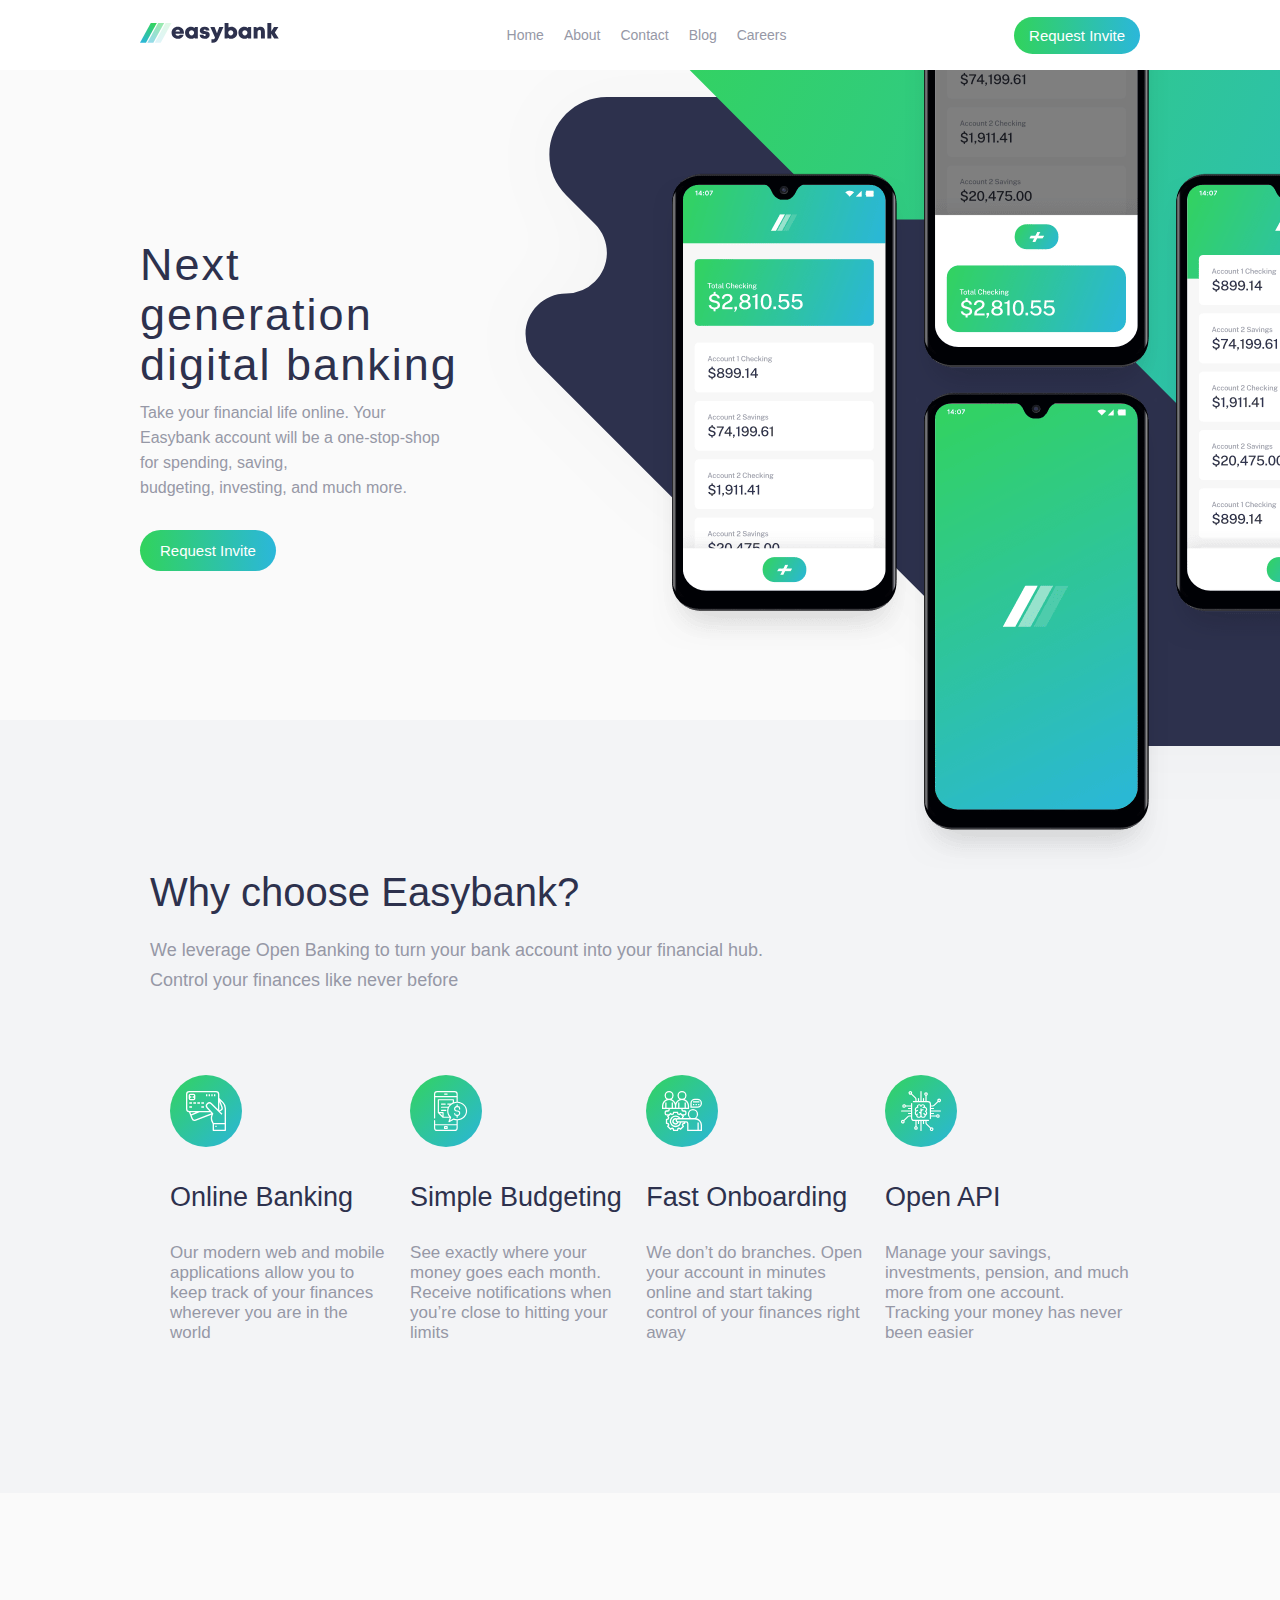
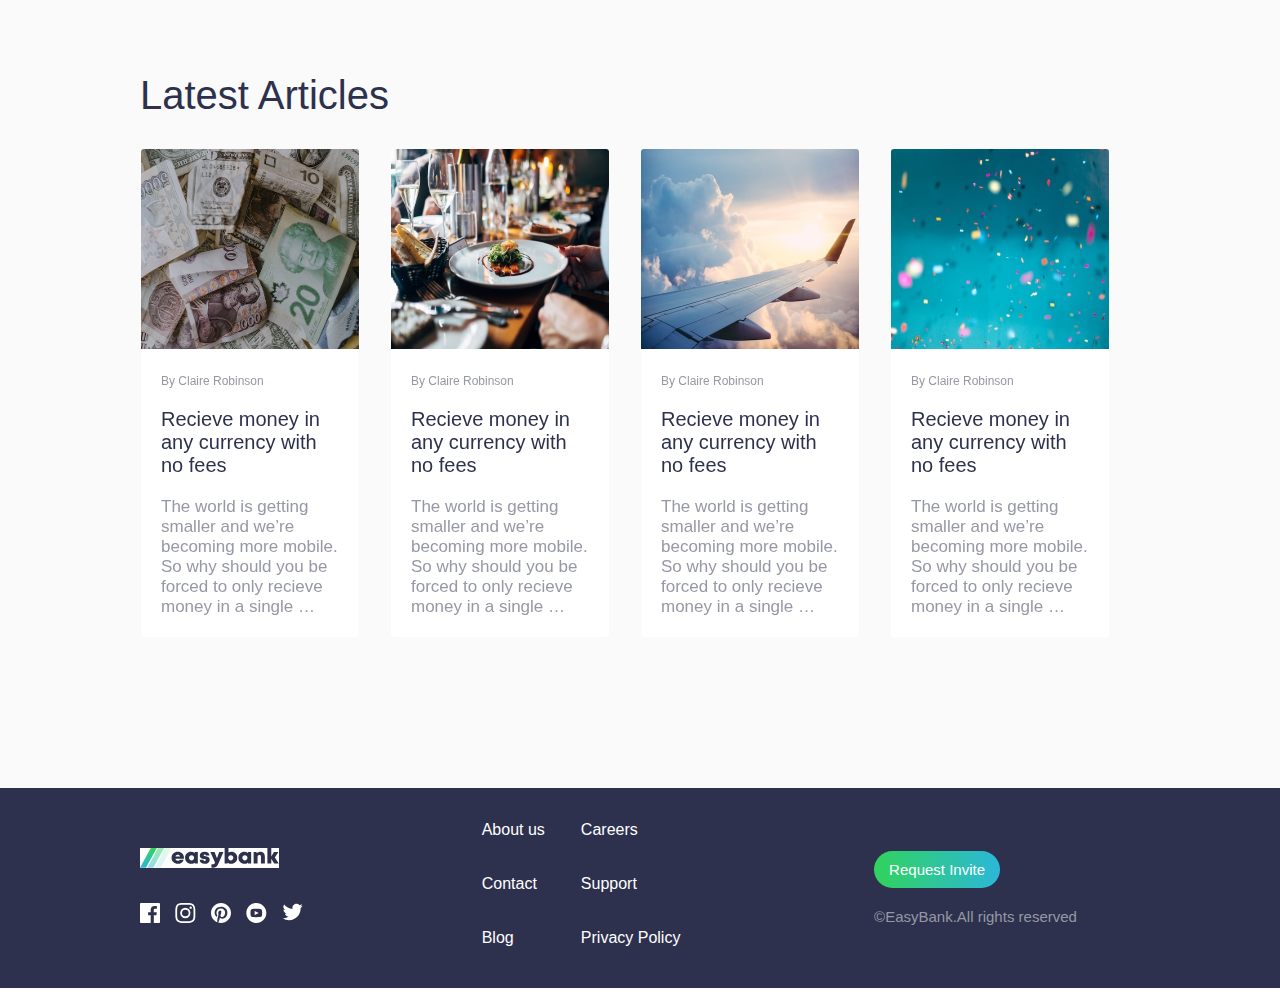
<file: EasyBanking/index.html>
<!DOCTYPE html>
<html lang="en">
  <head>
    <meta charset="UTF-8" />
    <meta name="viewport" content="width=device-width, initial-scale=1.0" />
    <link
      rel="stylesheet"
      href="https://fonts.google.com/specimen/Public+Sans"
    />
    <link rel="stylesheet" href="./sass/main.css" />
    <title>Easy Bank</title>
  </head>
  <body>
    <nav class="navigation">
      <div class="navigation__logoBox">
        <img src="./images/logo.svg" class="navigation__logo" />
      </div>
      <div class="navigation__links">
        <ul class="navigation__list">
          <li class="navigation__items">Home</li>
          <li class="navigation__items">About</li>
          <li class="navigation__items">Contact</li>
          <li class="navigation__items">Blog</li>
          <li class="navigation__items">Careers</li>
        </ul>
      </div>
      <div class="requestInvite">
        <a href="#" class="requestLink">Request Invite</a>
      </div>
    </nav>
    <header class="bank-header">
      <div class="bank-header__content">
        <h1 class="bank-header__heading">Next generation digital banking</h1>
        <p class="bank-header__paragraph">
          Take your financial life online. Your Easybank account will be a
          one-stop-shop for spending, saving,<br />
          budgeting, investing, and much more.
        </p>

        <div class="bank-header__requestInvite">
          <a href="#" class="bank-header__requestLink">Request Invite</a>
        </div>
      </div>
      <div class="bank-header__imagebox">
        <img
          src="./images/image-mockups.png"
          alt="Easy bank app images"
          class="bank-header__image"
        />
      </div>
    </header>
    <!-- choose box -->
    <section class="choose-box">
      <h2 class="choose-box__heading">Why choose Easybank?</h2>
      <p class="choose-box__paragraph">
        We leverage Open Banking to turn your bank account into your financial
        hub.<br />Control your finances like never before
      </p>
      <div class="choose-box__container">
        <div class="choose-box__icon-box">
          <img
            src="images/icon-online.svg"
            alt="budget icon"
            class="choose-box__icon-box__icon"
          />
          <h2 class="choose-box__icon-box__heading">Online Banking</h2>
          <p class="choose-box__icon-box__paragraph">
            Our modern web and mobile applications allow you to keep track of
            your finances wherever you are in the world
          </p>
        </div>
        <div class="choose-box__icon-box">
          <img
            src="images/icon-budgeting.svg"
            alt="budget icon"
            class="choose-box__icon-box__icon"
          />
          <h2 class="choose-box__icon-box__heading">Simple Budgeting</h2>
          <p class="choose-box__icon-box__paragraph">
            See exactly where your money goes each month. Receive notifications
            when you’re close to hitting your limits
          </p>
        </div>
        <div class="choose-box__icon-box">
          <img
            src="images/icon-onboarding.svg"
            alt="budget icon"
            class="choose-box__icon-box__icon"
          />
          <h2 class="choose-box__icon-box__heading">Fast Onboarding</h2>
          <p class="choose-box__icon-box__paragraph">
            We don’t do branches. Open your account in minutes online and start
            taking control of your finances right away
          </p>
        </div>
        <div class="choose-box__icon-box">
          <img
            src="images/icon-api.svg"
            alt="budget icon"
            class="choose-box__icon-box__icon"
          />
          <h2 class="choose-box__icon-box__heading">Open API</h2>
          <p class="choose-box__icon-box__paragraph">
            Manage your savings, investments, pension, and much more from one
            account. Tracking your money has never been easier
          </p>
        </div>
      </div>
    </section>

    <!-- latest articles -->

    <section class="latest-articles">
      <h2 class="latest-articles__heading">Latest Articles</h2>
      <div class="latest-articles__container">
        <div class="latest-articles__box">
          <img
            src="./images/image-currency.jpg"
            alt="Currency Image"
            class="latest-articles__box__image"
          />

          <p class="latest-articles__box__author">By Claire Robinson</p>
          <h3 class="latest-articles__box__heading">
            Recieve money in any currency with no fees
          </h3>
          <p class="latest-articles__box__paragraph">
            The world is getting smaller and we’re becoming more mobile. So why
            should you be forced to only recieve money in a single …
          </p>
        </div>
        <div class="latest-articles__box">
          <img
            src="./images/image-restaurant.jpg"
            alt="Currency Image"
            class="latest-articles__box__image"
          />
          <p class="latest-articles__box__author">By Claire Robinson</p>
          <h3 class="latest-articles__box__heading">
            Recieve money in any currency with no fees
          </h3>
          <p class="latest-articles__box__paragraph">
            The world is getting smaller and we’re becoming more mobile. So why
            should you be forced to only recieve money in a single …
          </p>
        </div>
        <div class="latest-articles__box">
          <img
            src="./images/image-plane.jpg"
            alt="Currency Image"
            class="latest-articles__box__image"
          />
          <p class="latest-articles__box__author">By Claire Robinson</p>
          <h3 class="latest-articles__box__heading">
            Recieve money in any currency with no fees
          </h3>
          <p class="latest-articles__box__paragraph">
            The world is getting smaller and we’re becoming more mobile. So why
            should you be forced to only recieve money in a single …
          </p>
        </div>
        <div class="latest-articles__box">
          <img
            src="./images/image-confetti.jpg"
            alt="Currency Image"
            class="latest-articles__box__image"
          />
          <p class="latest-articles__box__author">By Claire Robinson</p>
          <h3 class="latest-articles__box__heading">
            Recieve money in any currency with no fees
          </h3>
          <p class="latest-articles__box__paragraph">
            The world is getting smaller and we’re becoming more mobile. So why
            should you be forced to only recieve money in a single …
          </p>
        </div>
      </div>
    </section>

    <!-- footer section -->

    <footer class="footer">
      <div class="footer__logos">
        <img src="images/logo.svg" alt="Easy bank logo" class="footer__logo" />
        <ul class="footer__social-media-list">
          <li class="footer__social-media-item">
            <a href="#" class="footer__social-media-link"
              ><img
                src="./images/icon-facebook.svg"
                alt="Facebook"
                class="footer__social-media-image"
            /></a>
          </li>
          <li class="footer__social-media-item">
            <a href="#" class="footer__social-media-link"
              ><img
                src="./images/icon-instagram.svg"
                alt="Instagram"
                class="footer__social-media-image"
            /></a>
          </li>
          <li class="footer__social-media-item">
            <a href="#" class="footer__social-media-link"
              ><img
                src="./images/icon-pinterest.svg"
                alt="Pnintrest"
                class="footer__social-media-image"
            /></a>
          </li>
          <li class="footer__social-media-item">
            <a href="#" class="footer__social-media-link"
              ><img
                src="./images/icon-youtube.svg"
                alt="Youtube"
                class="footer__social-media-image"
            /></a>
          </li>
          <li class="footer__social-media-item">
            <a href="#" class="footer__social-media-link"
              ><img
                src="./images/icon-twitter.svg"
                alt="Twitter"
                class="footer__social-media-image"
            /></a>
          </li>
        </ul>
      </div>

      <div class="footer-links">
        <ul class="footer-links__list">
          <li class="footer-links__item">About us</li>
          <li class="footer-links__item">Contact</li>
          <li class="footer-links__item">Blog</li>

          <li class="footer-links__item">Careers</li>
          <li class="footer-links__item">Support</li>
          <li class="footer-links__item">Privacy Policy</li>
        </ul>
      </div>

      <div class="footer__requestLink">
        <div class="requestInvite">
          <a href="#" class="requestLink">Request Invite</a>
        </div>
        <p class="footer__copyright">&copy;EasyBank.All rights reserved</p>
      </div>
    </footer>
  </body>
</html>
</file>
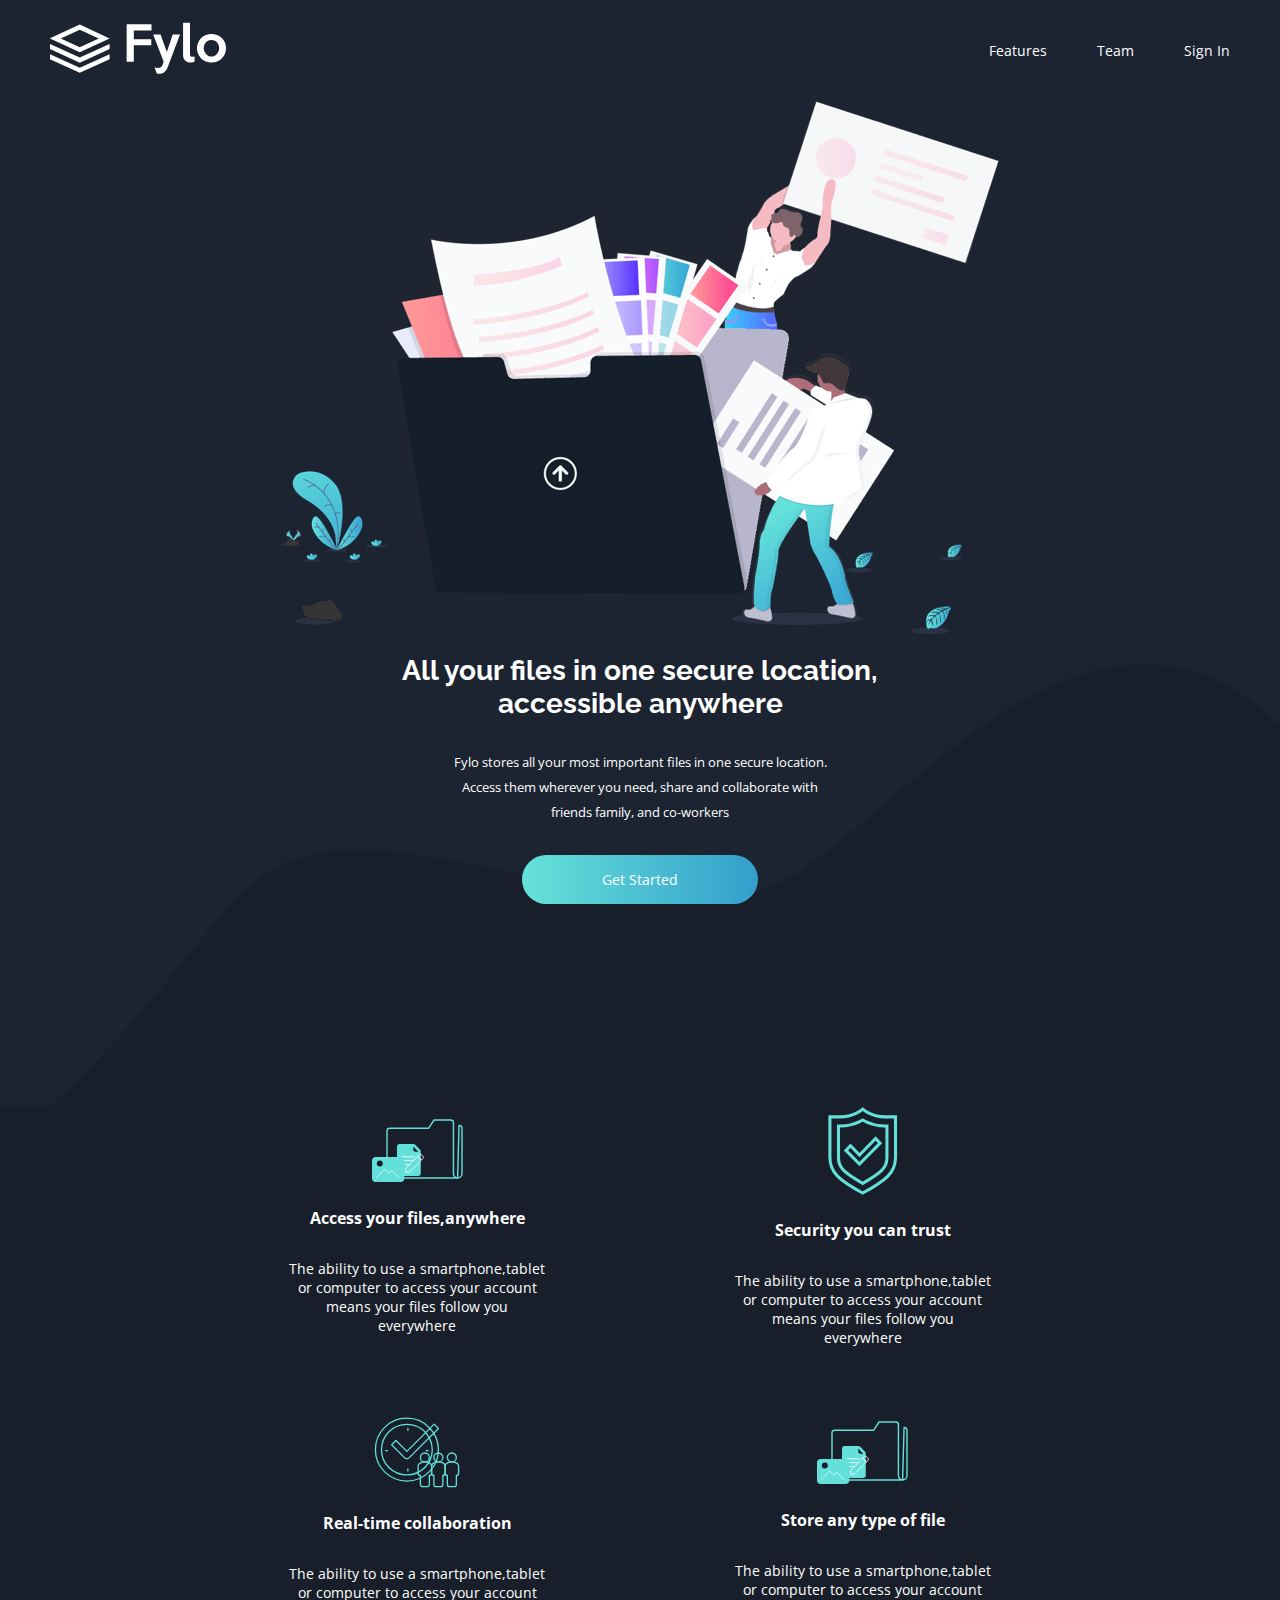
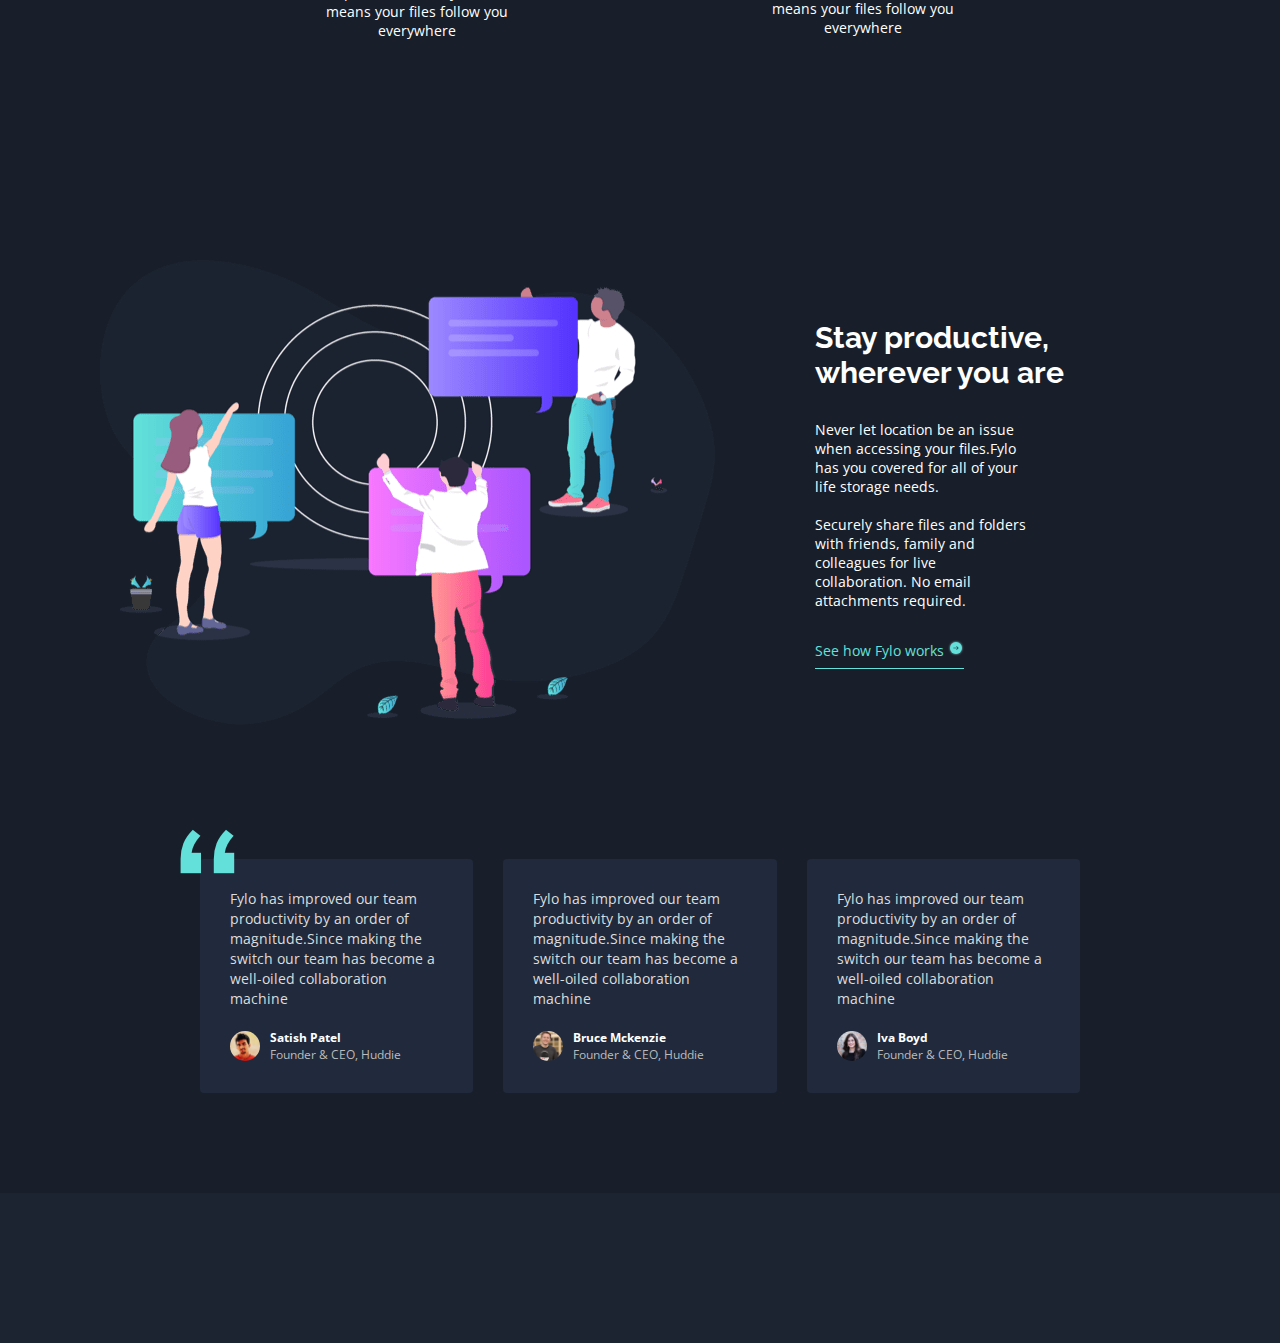
<file: Fylo/index.html>
<!DOCTYPE html>
<html lang="en">
  <head>
    <meta charset="UTF-8" />
    <meta name="viewport" content="width=device-width, initial-scale=1.0" />
    <link
      href="https://fonts.googleapis.com/css2?family=Raleway:wght@400;700&display=swap"
      rel="stylesheet"
    />
    <link
      href="https://fonts.googleapis.com/css2?family=Open+Sans:wght@400;700&display=swap"
      rel="stylesheet"
    />
    <link rel="stylesheet" href="./sass/main.css" />
    <title>Fylo</title>
  </head>
  <body>
    <nav class="nav">
      <div class="nav__icon">
        <svg width="176" height="52" xmlns="http://www.w3.org/2000/svg">
          <g fill="#FFF" fill-rule="evenodd">
            <path
              d="M0 16.372v.128l29.754 13.764 29.859-13.811v-.035L29.754 2.608 0 16.372zm10.727.064l19.028-8.802 19.03 8.802-19.031 8.801-19.027-8.801zM29.754 35.61L0 22.052v5.014l29.754 13.59L59.613 27.02v-5.015L29.754 35.61zm0 10.17L0 32.22v5.015l29.754 13.591L59.613 37.19v-5.014L29.754 45.78zM169.216 26.22a8.564 8.564 0 0 0-2.285-5.892 7.675 7.675 0 0 0-2.473-1.768 7.259 7.259 0 0 0-3.015-.636 7.259 7.259 0 0 0-3.015.636 7.674 7.674 0 0 0-2.473 1.768 8.565 8.565 0 0 0-2.285 5.893 8.564 8.564 0 0 0 2.285 5.893 7.674 7.674 0 0 0 2.473 1.767 7.258 7.258 0 0 0 3.015.637 7.258 7.258 0 0 0 3.015-.637 7.675 7.675 0 0 0 2.473-1.767 8.563 8.563 0 0 0 2.285-5.893zm6.784 0c0 2.044-.377 3.937-1.13 5.681a13.849 13.849 0 0 1-3.11 4.526c-1.319 1.273-2.866 2.279-4.64 3.017-1.775.739-3.667 1.108-5.677 1.108s-3.894-.37-5.653-1.108a14.659 14.659 0 0 1-4.617-3.04 14.116 14.116 0 0 1-3.11-4.55c-.753-1.744-1.13-3.622-1.13-5.633 0-1.98.385-3.842 1.154-5.586a14.718 14.718 0 0 1 3.133-4.573 14.457 14.457 0 0 1 4.617-3.064c1.759-.739 3.627-1.108 5.606-1.108 2.01 0 3.902.369 5.677 1.108 1.774.738 3.321 1.744 4.64 3.017 1.32 1.272 2.356 2.789 3.11 4.549.753 1.76 1.13 3.645 1.13 5.657zm-31.422 13.483a9.087 9.087 0 0 1-1.814.613 9.217 9.217 0 0 1-2.096.236c-1.005 0-1.971-.134-2.898-.4a6.347 6.347 0 0 1-2.426-1.297c-.69-.597-1.24-1.375-1.649-2.334-.408-.958-.612-2.113-.612-3.465V.717h6.925v31.16c0 1.132.228 1.91.683 2.334.456.425.997.637 1.625.637.786 0 1.54-.236 2.262-.707v5.562zM130.02 12.55l-12.249 32.386c-.91 2.42-2.104 4.164-3.58 5.233-1.476 1.068-3.235 1.603-5.277 1.603a8.4 8.4 0 0 1-1.036-.071 7.784 7.784 0 0 1-1.083-.212l-2.262-6.317a8.974 8.974 0 0 0 1.65.59 6.61 6.61 0 0 0 1.6.211c1.069 0 2.042-.243 2.922-.73.879-.488 1.554-1.391 2.025-2.711l.943-2.734-10.506-27.248h7.396l6.266 17.536 5.889-17.536h7.302zm-28.502-4.102H83.806v8.769h17.478v5.94H83.806v16.688h-7.16V2.179h24.873v6.27z"
            />
          </g>
        </svg>
      </div>
      <div class="nav__links">
        <ul class="nav__list">
          <li class="nav__item"><a href="#" class="nav__link">Features</a></li>
          <li class="nav__item"><a href="#" class="nav__link">Team</a></li>
          <li class="nav__item"><a href="#" class="nav__link">Sign In</a></li>
        </ul>
      </div>
    </nav>

    <header class="header">
      <img
        src="./images/illustration-intro.png"
        alt="Illustration"
        class="header__image"
      />
      <h1 class="header__heading">
        All your files in one secure location,<br />
        accessible anywhere
      </h1>
      <p class="header__paragraph">
        Fylo stores all your most important files in one secure location.<br />
        Access them wherever you need, share and collaborate with<br />
        friends family, and co-workers
      </p>
      <div class="header__startedBtn">
        <a href="#" class="header__startedLink">Get Started</a>
      </div>
    </header>

    <main class="main">
      <svg
        width="1440"
        class="curve"
        height="449"
        xmlns="http://www.w3.org/2000/svg"
        xmlns:xlink="http://www.w3.org/1999/xlink"
      >
        <defs><path id="a" d="M0 0h1454v449H0z" /></defs>
        <g transform="translate(-14)" fill="none" fill-rule="evenodd">
          <mask id="b" fill="#fff"><use xlink:href="#a" /></mask>
          <path
            d="M14 413.954c90.836-5.359 176.206-50.375 256.111-135.046C389.968 151.9 364.01 105.164 563.005 148.686 762 192.207 745.05 163.699 873 63.13c127.95-100.57 211-77.554 289 44.667 78 122.222 151 162.895 284 207.778 88.667 29.921 92.03 848.285 10.091 2455.09H14V413.956z"
            fill="#181F2B"
            mask="url(#b)"
          />
        </g>
      </svg>
      <div class="main__container">
        <div class="main__info__container">
          <div class="main__info__container-box">
            <svg width="91" height="64" xmlns="http://www.w3.org/2000/svg">
              <g fill="none" fill-rule="evenodd">
                <path
                  d="M85.588 59C88.025 59 90 57.144 90 54.853V9.236c0-1.526-1.318-2.764-2.941-2.764L85.589 59zM15 12.048v40.047C15 55.908 18.098 59 21.92 59h63.668a4.147 4.147 0 0 1-4.152-4.143V3.762A2.766 2.766 0 0 0 78.668 1h-16.61l-5.536 8.286H17.768A2.766 2.766 0 0 0 15 12.048z"
                  stroke="#62E0D9"
                  stroke-width="1.405"
                  stroke-linecap="round"
                  stroke-linejoin="round"
                />
                <path
                  d="M41.28 27.561v3.201c0 1.061.841 1.92 1.88 1.92h3.13m2.505 0v-.219c0-.679-.264-1.33-.734-1.811l-4.794-4.902a2.48 2.48 0 0 0-1.772-.75h-13.99C26.12 25 25 26.147 25 27.561v26.89c0 1.414 1.121 2.56 2.505 2.56H46.29c1.383 0 2.505-1.146 2.505-2.56v-8.963"
                  fill="#62E0D9"
                />
                <path
                  d="M33.766 49.33v3.84h3.757l11.898-12.164-3.757-3.841-11.898 12.164zm15.655-8.324l1.328-1.358a1.951 1.951 0 0 0 0-2.717l-1.1-1.124a1.85 1.85 0 0 0-2.657 0l-1.328 1.358 3.757 3.841z"
                  stroke="#FFF"
                  stroke-width=".803"
                  stroke-linejoin="round"
                />
                <path
                  d="M30.01 37.805h12.523m-12.524 3.841h11.272m-11.272 3.842h7.514"
                  stroke="#FFF"
                  stroke-width=".803"
                  stroke-linecap="round"
                  stroke-linejoin="round"
                />
                <g>
                  <path
                    d="M32.367 59.432c0 1.972-1.61 3.572-3.596 3.572H3.596c-1.985 0-3.596-1.6-3.596-3.572v-17.86C0 39.6 1.61 38 3.596 38h25.175c1.985 0 3.596 1.6 3.596 3.572v17.86zM10.789 44.55a2.987 2.987 0 0 1-2.997 2.976 2.987 2.987 0 0 1-2.997-2.976 2.987 2.987 0 0 1 2.997-2.977 2.987 2.987 0 0 1 2.997 2.977z"
                    fill="#62E0D9"
                  />
                  <path
                    stroke="#FFF"
                    stroke-width=".65"
                    stroke-linecap="round"
                    stroke-linejoin="round"
                    d="M26.786 58.656L19.737 51.2 16.8 54.307l-4.112-4.349-8.224 8.698"
                  />
                </g>
              </g>
            </svg>
            <h3 class="main__info__container__heading">
              Access your files,anywhere
            </h3>
            <p>
              The ability to use a smartphone,tablet or computer to access your
              account means your files follow you everywhere
            </p>
          </div>
          <div class="main__info__container-box">
            <svg width="70" height="88" xmlns="http://www.w3.org/2000/svg">
              <g
                stroke="#62E0D9"
                stroke-width="3.064"
                fill="none"
                fill-rule="evenodd"
              >
                <path
                  d="M43.703 35.501l-12.23 12.474-8.999-9.177-4.499 4.589 13.497 13.766L52.08 36.137l-4.5-4.589z"
                />
                <path
                  d="M56.916 9.85c-5.342 0-10.653-1.136-15.482-3.484-2.313-1.113-4.679-2.533-6.724-4.302-2.045 1.769-4.411 3.189-6.725 4.302C23.157 8.714 17.847 9.85 12.504 9.85H1.914v40.59c0 7.11 2.817 13.945 7.827 18.893 7.356 7.25 24.97 16.674 24.97 16.674s17.612-9.424 24.968-16.674c5.01-4.948 7.827-11.784 7.827-18.893V9.85h-10.59z"
                />
                <path
                  d="M58.94 24.532v26.249c0 4.742-1.903 9.34-5.219 12.615-4.612 4.547-15.127 10.77-19.01 13-3.886-2.233-14.41-8.463-19.017-13.004-3.314-3.272-5.214-7.869-5.214-12.611V18.927h2.024c6.707 0 13.334-1.499 19.167-4.333a44.31 44.31 0 0 0 3.04-1.61c.972.565 2 1.11 3.064 1.623 5.814 2.826 12.434 4.32 19.141 4.32h2.024v5.605z"
                />
              </g>
            </svg>
            <h3 class="main__info__container__heading">
              Security you can trust
            </h3>
            <p>
              The ability to use a smartphone,tablet or computer to access your
              account means your files follow you everywhere
            </p>
          </div>
          <div class="main__info__container-box">
            <svg width="86" height="71" xmlns="http://www.w3.org/2000/svg">
              <g
                stroke="#62E0D9"
                stroke-width="1.3"
                fill="none"
                fill-rule="evenodd"
                stroke-linejoin="round"
              >
                <path
                  d="M33.897 11.338v2.027-2.027zm0 40.551v2.028-2.028zm20.31-18.248h-2.031 2.031zm-40.62 0h-2.032 2.031zm19.294 8.11c-.78 0-1.56-.296-2.153-.89l-13.08-13.057 4.308-4.3L32.881 34.41 60.176 7.16l4.31 4.3-29.45 29.4a3.04 3.04 0 0 1-2.155.89zm23.154-30.417C50.283 5.104 42.039 1.2 32.88 1.2 15.495 1.2 1.4 15.271 1.4 32.627s14.095 31.428 31.481 31.428c17.386 0 31.481-14.072 31.481-31.428 0-6.018-1.694-11.64-4.63-16.417l-3.697-4.876zM51.7 15.616a25.346 25.346 0 0 0-18.82-8.333c-14.022 0-25.388 11.346-25.388 25.344 0 13.999 11.366 25.345 25.388 25.345 14.022 0 25.388-11.346 25.388-25.345 0-4.329-1.087-8.402-3.002-11.966l-3.566-5.045z"
                  stroke-linecap="round"
                />
                <path
                  d="M55.368 40.484c0 2.48-2.015 4.49-4.498 4.49a4.494 4.494 0 0 1-4.497-4.49c0-2.48 2.015-4.49 4.497-4.49a4.494 4.494 0 0 1 4.498 4.49z"
                />
                <path
                  d="M50.87 44.974c-1.898 0-3.612.583-4.839 1.154a3.34 3.34 0 0 0-1.907 3.033v7.037a2.248 2.248 0 0 0 2.249 2.245v8.979a2.247 2.247 0 0 0 2.249 2.245h4.497a2.247 2.247 0 0 0 2.249-2.245v-8.98a2.248 2.248 0 0 0 2.248-2.244V49.16a3.34 3.34 0 0 0-1.907-3.033c-1.226-.57-2.94-1.154-4.839-1.154z"
                  stroke-linecap="round"
                />
                <path
                  d="M68.86 40.484c0 2.48-2.014 4.49-4.498 4.49a4.493 4.493 0 0 1-4.497-4.49c0-2.48 2.014-4.49 4.497-4.49a4.493 4.493 0 0 1 4.497 4.49z"
                />
                <path
                  d="M64.362 44.974c-1.898 0-3.612.583-4.839 1.154a3.34 3.34 0 0 0-1.907 3.033v7.037a2.247 2.247 0 0 0 2.249 2.245v8.979a2.248 2.248 0 0 0 2.249 2.245h4.497a2.247 2.247 0 0 0 2.248-2.245v-8.98a2.247 2.247 0 0 0 2.25-2.244V49.16a3.34 3.34 0 0 0-1.908-3.033c-1.226-.57-2.941-1.154-4.839-1.154z"
                  stroke-linecap="round"
                />
                <path
                  d="M82.351 40.484c0 2.48-2.013 4.49-4.497 4.49a4.493 4.493 0 0 1-4.497-4.49c0-2.48 2.013-4.49 4.497-4.49a4.493 4.493 0 0 1 4.497 4.49z"
                />
                <path
                  d="M77.854 44.974c-1.898 0-3.612.583-4.839 1.154a3.34 3.34 0 0 0-1.907 3.033v7.037a2.247 2.247 0 0 0 2.249 2.245v8.979a2.248 2.248 0 0 0 2.248 2.245h4.498a2.247 2.247 0 0 0 2.248-2.245v-8.98a2.247 2.247 0 0 0 2.249-2.244V49.16a3.34 3.34 0 0 0-1.907-3.033c-1.226-.57-2.941-1.154-4.839-1.154z"
                  stroke-linecap="round"
                />
              </g>
            </svg>
            <h3 class="main__info__container__heading">
              Real-time collaboration
            </h3>
            <p>
              The ability to use a smartphone,tablet or computer to access your
              account means your files follow you everywhere
            </p>
          </div>
          <div class="main__info__container-box">
            <svg width="91" height="64" xmlns="http://www.w3.org/2000/svg">
              <g fill="none" fill-rule="evenodd">
                <path
                  d="M85.588 59C88.025 59 90 57.144 90 54.853V9.236c0-1.526-1.318-2.764-2.941-2.764L85.589 59zM15 12.048v40.047C15 55.908 18.098 59 21.92 59h63.668a4.147 4.147 0 0 1-4.152-4.143V3.762A2.766 2.766 0 0 0 78.668 1h-16.61l-5.536 8.286H17.768A2.766 2.766 0 0 0 15 12.048z"
                  stroke="#62E0D9"
                  stroke-width="1.405"
                  stroke-linecap="round"
                  stroke-linejoin="round"
                />
                <path
                  d="M41.28 27.561v3.201c0 1.061.841 1.92 1.88 1.92h3.13m2.505 0v-.219c0-.679-.264-1.33-.734-1.811l-4.794-4.902a2.48 2.48 0 0 0-1.772-.75h-13.99C26.12 25 25 26.147 25 27.561v26.89c0 1.414 1.121 2.56 2.505 2.56H46.29c1.383 0 2.505-1.146 2.505-2.56v-8.963"
                  fill="#62E0D9"
                />
                <path
                  d="M33.766 49.33v3.84h3.757l11.898-12.164-3.757-3.841-11.898 12.164zm15.655-8.324l1.328-1.358a1.951 1.951 0 0 0 0-2.717l-1.1-1.124a1.85 1.85 0 0 0-2.657 0l-1.328 1.358 3.757 3.841z"
                  stroke="#FFF"
                  stroke-width=".803"
                  stroke-linejoin="round"
                />
                <path
                  d="M30.01 37.805h12.523m-12.524 3.841h11.272m-11.272 3.842h7.514"
                  stroke="#FFF"
                  stroke-width=".803"
                  stroke-linecap="round"
                  stroke-linejoin="round"
                />
                <g>
                  <path
                    d="M32.367 59.432c0 1.972-1.61 3.572-3.596 3.572H3.596c-1.985 0-3.596-1.6-3.596-3.572v-17.86C0 39.6 1.61 38 3.596 38h25.175c1.985 0 3.596 1.6 3.596 3.572v17.86zM10.789 44.55a2.987 2.987 0 0 1-2.997 2.976 2.987 2.987 0 0 1-2.997-2.976 2.987 2.987 0 0 1 2.997-2.977 2.987 2.987 0 0 1 2.997 2.977z"
                    fill="#62E0D9"
                  />
                  <path
                    stroke="#FFF"
                    stroke-width=".65"
                    stroke-linecap="round"
                    stroke-linejoin="round"
                    d="M26.786 58.656L19.737 51.2 16.8 54.307l-4.112-4.349-8.224 8.698"
                  />
                </g>
              </g>
            </svg>
            <h3 class="main__info__container__heading">
              Store any type of file
            </h3>
            <p>
              The ability to use a smartphone,tablet or computer to access your
              account means your files follow you everywhere
            </p>
          </div>
        </div>

        <!-- productive section  -->

        <section class="productive">
          <div class="productive__imageBox">
            <img
              src="./images/illustration-stay-productive.png"
              alt="Stay productive"
              class="productive__image"
            />
          </div>
          <div class="productive__content">
            <h2 class="productive__heading">
              Stay productive,<br />wherever you are
            </h2>
            <p class="productive__paragraph">
              Never let location be an issue when accessing your files.Fylo has
              you covered for all of your life storage needs.<br /><br />Securely
              share files and folders with friends, family and colleagues for
              live collaboration. No email attachments required.
            </p>
            <div class="productive__btn">
              <a href="#" class="productive__link"
                >See how Fylo works
                <img
                  src="./images/icon-arrow.svg"
                  alt="arrow"
                  class="productive__arrow"
              /></a>
            </div>
          </div>
        </section>

        <!-- testimonials section  -->

        <section class="testimonials">
          <div class="testimonials__box">
            <p class="testimonials__review">
              Fylo has improved our team productivity by an order of
              magnitude.Since making the switch our team has become a well-oiled
              collaboration machine
            </p>
            <div class="testimonials__user">
              <img
                src="./images/profile-1.jpg"
                alt="Profile image"
                class="testimonials__image"
              />
              <div class="testimonials__details">
                <p class="testimonials__name">Satish Patel</p>
                <p class="testimonials__occ">Founder & CEO, Huddie</p>
              </div>
            </div>
          </div>
          <div class="testimonials__box">
            <p class="testimonials__review">
              Fylo has improved our team productivity by an order of
              magnitude.Since making the switch our team has become a well-oiled
              collaboration machine
            </p>
            <div class="testimonials__user">
              <img
                src="./images/profile-2.jpg"
                alt="Profile image"
                class="testimonials__image"
              />
              <div class="testimonials__details">
                <p class="testimonials__name">Bruce Mckenzie</p>
                <p class="testimonials__occ">Founder & CEO, Huddie</p>
              </div>
            </div>
          </div>
          <div class="testimonials__box">
            <p class="testimonials__review">
              Fylo has improved our team productivity by an order of
              magnitude.Since making the switch our team has become a well-oiled
              collaboration machine
            </p>
            <div class="testimonials__user">
              <img
                src="./images/profile-3.jpg"
                alt="Profile image"
                class="testimonials__image"
              />
              <div class="testimonials__details">
                <p class="testimonials__name">Iva Boyd</p>
                <p class="testimonials__occ">Founder & CEO, Huddie</p>
              </div>
            </div>
          </div>
        </section>
      </div>
    </main>
  </body>
</html>
</file>
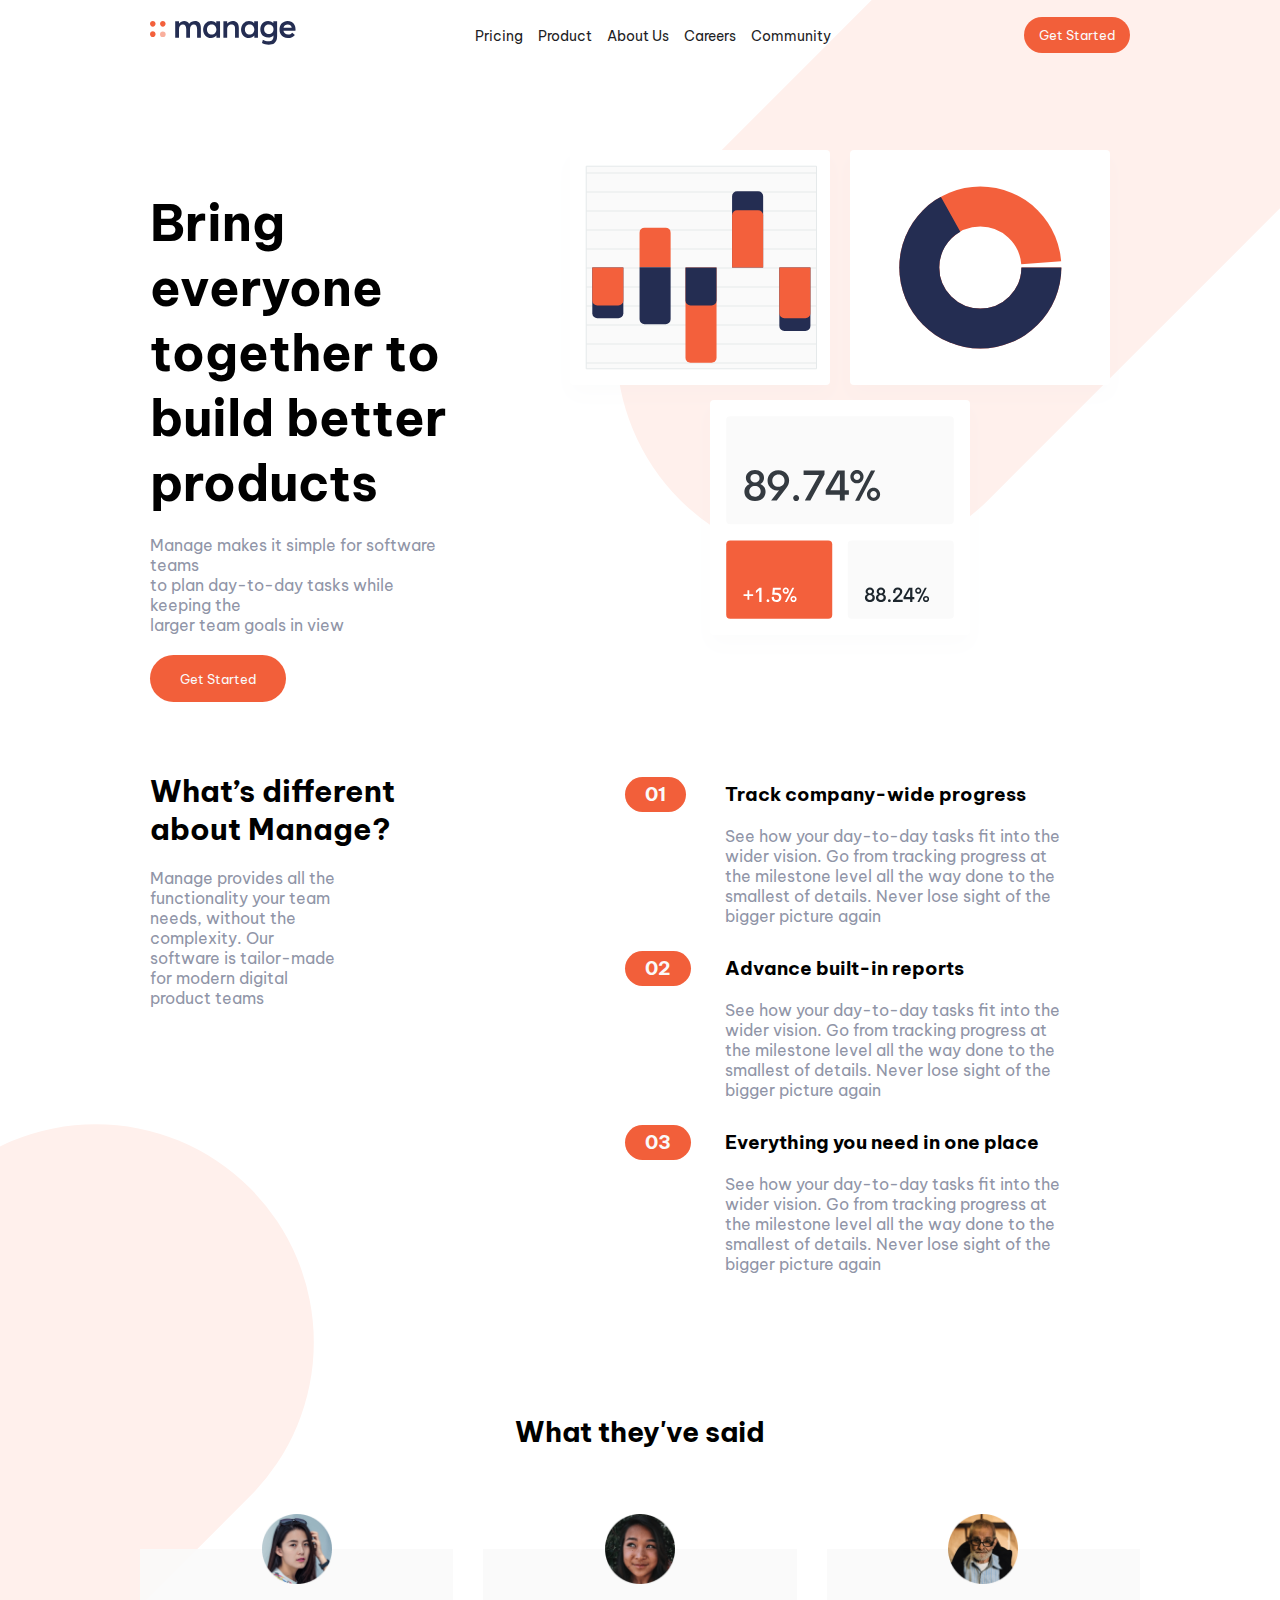
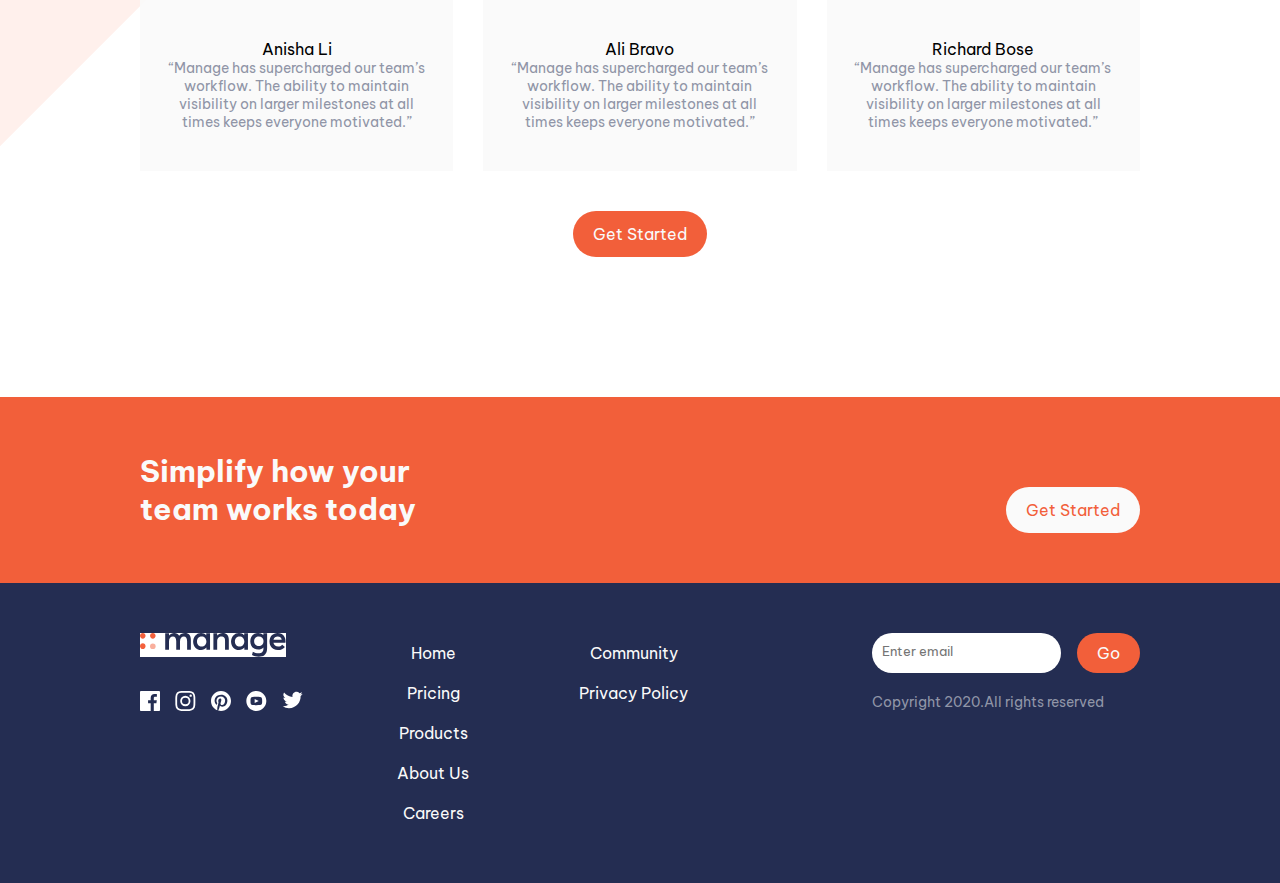
<file: ManageLanding/index.html>
<!DOCTYPE html>
<html lang="en">
  <head>
    <meta charset="UTF-8" />
    <meta name="viewport" content="width=device-width, initial-scale=1.0" />
    <link
      href="https://fonts.googleapis.com/css2?family=Be+Vietnam:wght@300;400;500;600;700&display=swap"
      rel="stylesheet"
    />
    <link rel="stylesheet" href="./sass/main.css" />
    <title>Manage Landing Page</title>
  </head>
  <body>
    <nav class="navigation">
      <div class="navigation__logoBox">
        <img
          src="./images/logo.svg"
          alt="Manage Logo"
          class="navigation__logo"
        />
      </div>
      <div class="navigation__links">
        <ul class="navigation__list">
          <li class="navigation__item">
            <a href="#" class="navigation__link">Pricing</a>
          </li>
          <li class="navigation__item">
            <a href="#" class="navigation__link">Product</a>
          </li>
          <li class="navigation__item">
            <a href="#" class="navigation__link">About Us</a>
          </li>
          <li class="navigation__item">
            <a href="#" class="navigation__link">Careers</a>
          </li>
          <li class="navigation__item">
            <a href="#" class="navigation__link">Community</a>
          </li>
        </ul>
      </div>
      <div class="navigation__startedBox">
        <a href="#" class="navigation__startedLink">Get Started</a>
      </div>
    </nav>

    <header class="header">
      <div class="header__content">
        <h1 class="header__heading">
          Bring everyone together to build better products
        </h1>
        <p class="header__paragraph">
          Manage makes it simple for software teams<br />
          to plan day-to-day tasks while keeping the <br />larger team goals in
          view
        </p>

        <div class="header__startedBox">
          <a href="#" class="header__startedLink">Get Started</a>
        </div>
      </div>
      <div class="header__imageBox">
        <img
          src="./images/illustration-intro.svg"
          alt="Image"
          class="header__image"
        />
      </div>
    </header>
    <main class="main">
      <div class="main__left-content">
        <h2 class="main__left-content__heading">
          What’s different about Manage?
        </h2>
        <p class="main__left-content__paragraph">
          Manage provides all the functionality your team needs, without the
          complexity. Our software is tailor-made for modern digital product
          teams
        </p>
      </div>
      <div class="main__right-content">
        <div class="main__right-content__box">
          <h3 class="main__right-content__heading-1">
            Track company-wide progress
          </h3>
          <p class="main__right-content__paragraph">
            See how your day-to-day tasks fit into the wider vision. Go from
            tracking progress at the milestone level all the way done to the
            smallest of details. Never lose sight of the bigger picture again
          </p>
        </div>
        <div class="main__right-content__box">
          <h3 class="main__right-content__heading-2">
            Advance built-in reports
          </h3>
          <p class="main__right-content__paragraph">
            See how your day-to-day tasks fit into the wider vision. Go from
            tracking progress at the milestone level all the way done to the
            smallest of details. Never lose sight of the bigger picture again
          </p>
        </div>
        <div class="main__right-content__box">
          <h3 class="main__right-content__heading-3">
            Everything you need in one place
          </h3>
          <p class="main__right-content__paragraph">
            See how your day-to-day tasks fit into the wider vision. Go from
            tracking progress at the milestone level all the way done to the
            smallest of details. Never lose sight of the bigger picture again
          </p>
        </div>
      </div>
    </main>

    <!-- <!-- testimonials section -->

    <section class="testimonials">
      <h2 class="testimonials__heading">What they've said</h2>
      <div class="testimonials__container">
        <div class="testimonials__box">
          <img
            src="./images/avatar-anisha.png"
            alt="Anisha image"
            class="testimonials__image"
          />
          <p class="testimonials__name">Anisha Li</p>
          <p class="testimonials__review">
            “Manage has supercharged our team’s workflow. The ability to
            maintain visibility on larger milestones at all times keeps everyone
            motivated.”
          </p>
        </div>
        <div class="testimonials__box">
          <img
            src="./images/avatar-ali.png"
            alt="Anisha image"
            class="testimonials__image"
          />
          <p class="testimonials__name">Ali Bravo</p>
          <p class="testimonials__review">
            “Manage has supercharged our team’s workflow. The ability to
            maintain visibility on larger milestones at all times keeps everyone
            motivated.”
          </p>
        </div>
        <div class="testimonials__box">
          <img
            src="./images/avatar-richard.png"
            alt="Anisha image"
            class="testimonials__image"
          />
          <p class="testimonials__name">Richard Bose</p>
          <p class="testimonials__review">
            “Manage has supercharged our team’s workflow. The ability to
            maintain visibility on larger milestones at all times keeps everyone
            motivated.”
          </p>
        </div>
      </div>

      <div class="testimonials__startedBox">
        <a href="#" class="testimonials__startedLink">Get Started</a>
      </div>
    </section>

    <section class="banner">
      <div class="banner__container">
        <h2 class="banner__heading">Simplify how your team works today</h2>

        <div class="banner__startedBox">
          <a href="#" class="banner__startedLink">Get Started</a>
        </div>
      </div>
    </section>

    <footer class="footer">
      <div class="first">
        <img src="./images/logo.svg" alt="Logo" class="footer__logo" />
        <ul class="footer__list">
          <li class="footer__list-item">
            <img
              src="./images/icon-facebook.svg"
              alt="facebook"
              class="footer__list-icon"
            />
          </li>
          <li class="footer__list-item">
            <img
              src="./images/icon-instagram.svg"
              alt="Instagram"
              class="footer__list-icon"
            />
          </li>
          <li class="footer__list-item">
            <img
              src="./images/icon-pinterest.svg"
              alt="Pinintrest"
              class="footer__list-icon"
            />
          </li>
          <li class="footer__list-item">
            <img
              src="./images/icon-youtube.svg"
              alt="Youtube"
              class="footer__list-icon"
            />
          </li>
          <li class="footer__list-item">
            <img
              src="./images/icon-twitter.svg"
              alt="twitter"
              class="footer__list-icon"
            />
          </li>
        </ul>
      </div>
      <div class="second">
        <ul class="second__list">
          <li class="second__item">Home</li>
          <li class="second__item">Pricing</li>
          <li class="second__item">Products</li>
          <li class="second__item">About Us</li>
          <li class="second__item">Careers</li>
          <li class="second__item">Community</li>
          <li class="second__item">Privacy Policy</li>
        </ul>
      </div>
      <div class="third">
        <form action="#" class="third__form">
          <input type="text" placeholder="Enter email" class="form__input" />
          <div class="goBtn">
            <a href="#" class="goLink">Go</a>
          </div>
        </form>
        <p class="copyright">Copyright 2020.All rights reserved</p>
      </div>
    </footer>
  </body>
</html>
</file>
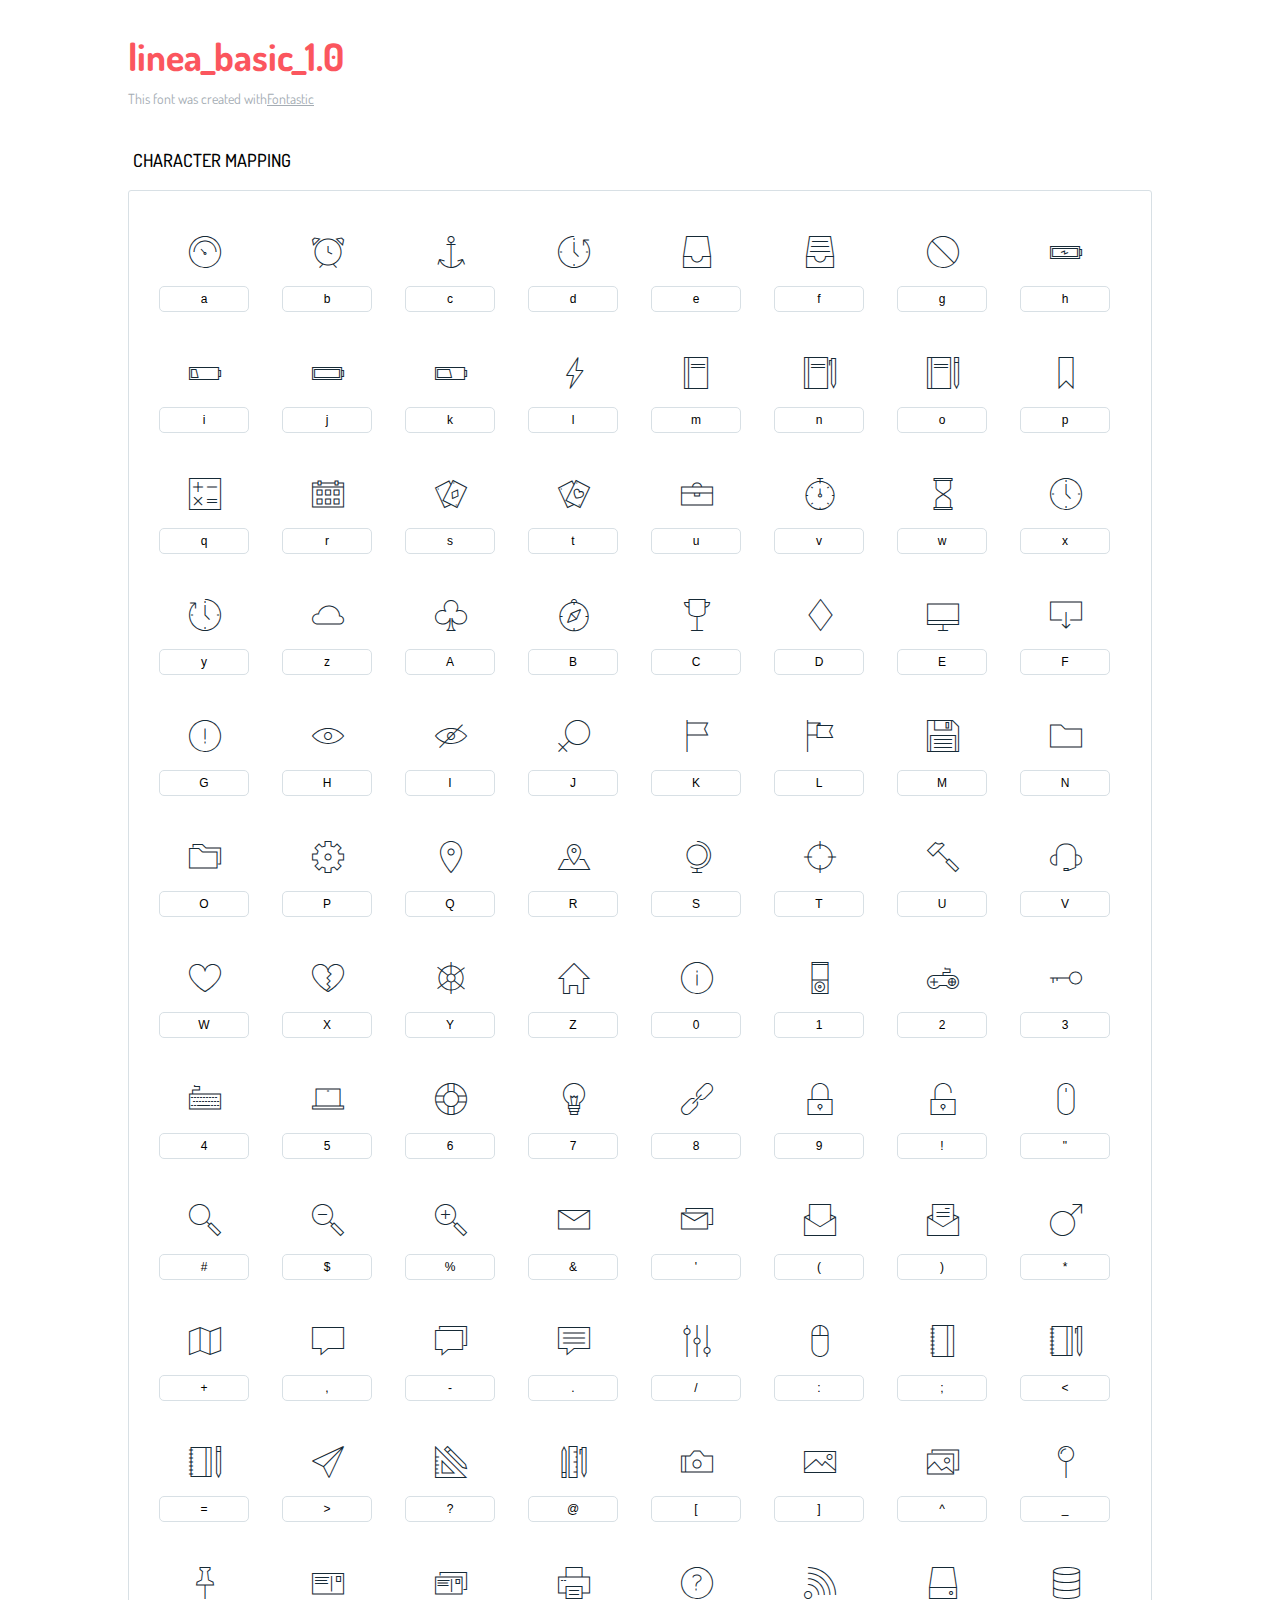
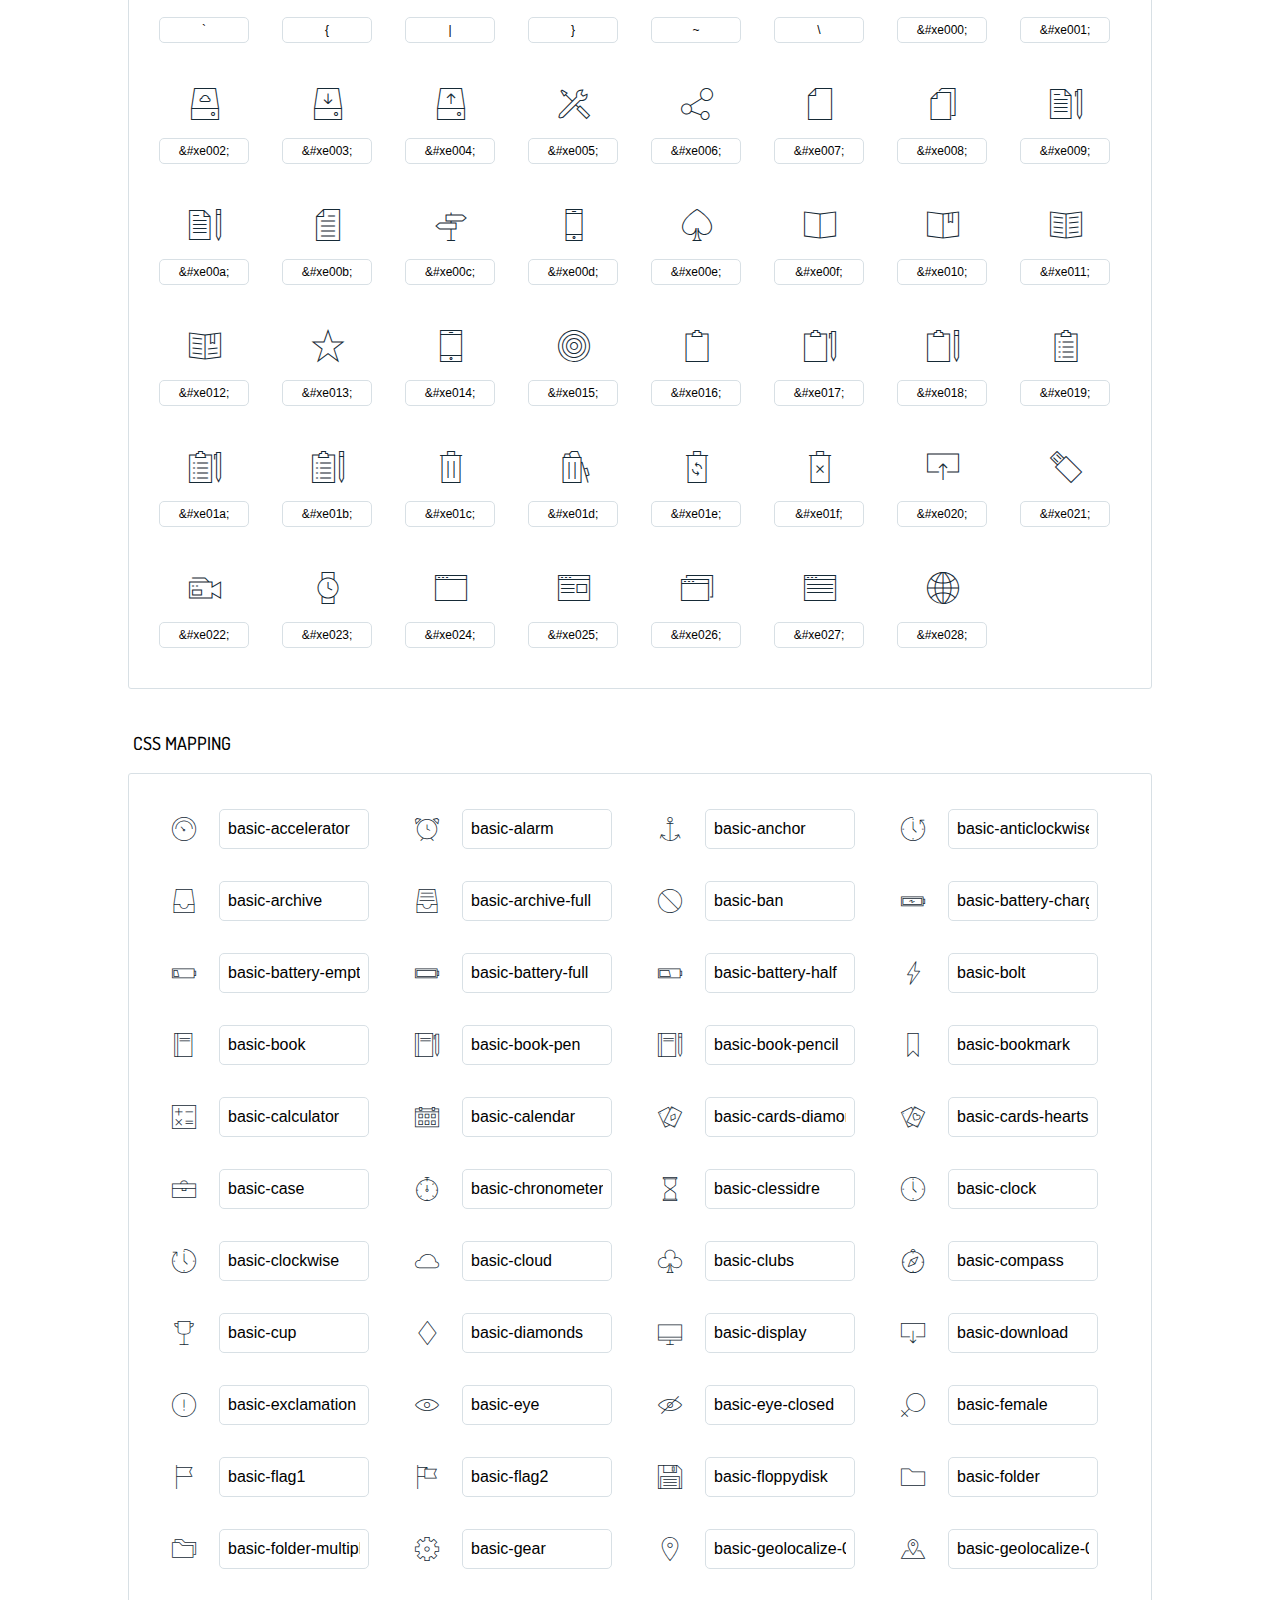
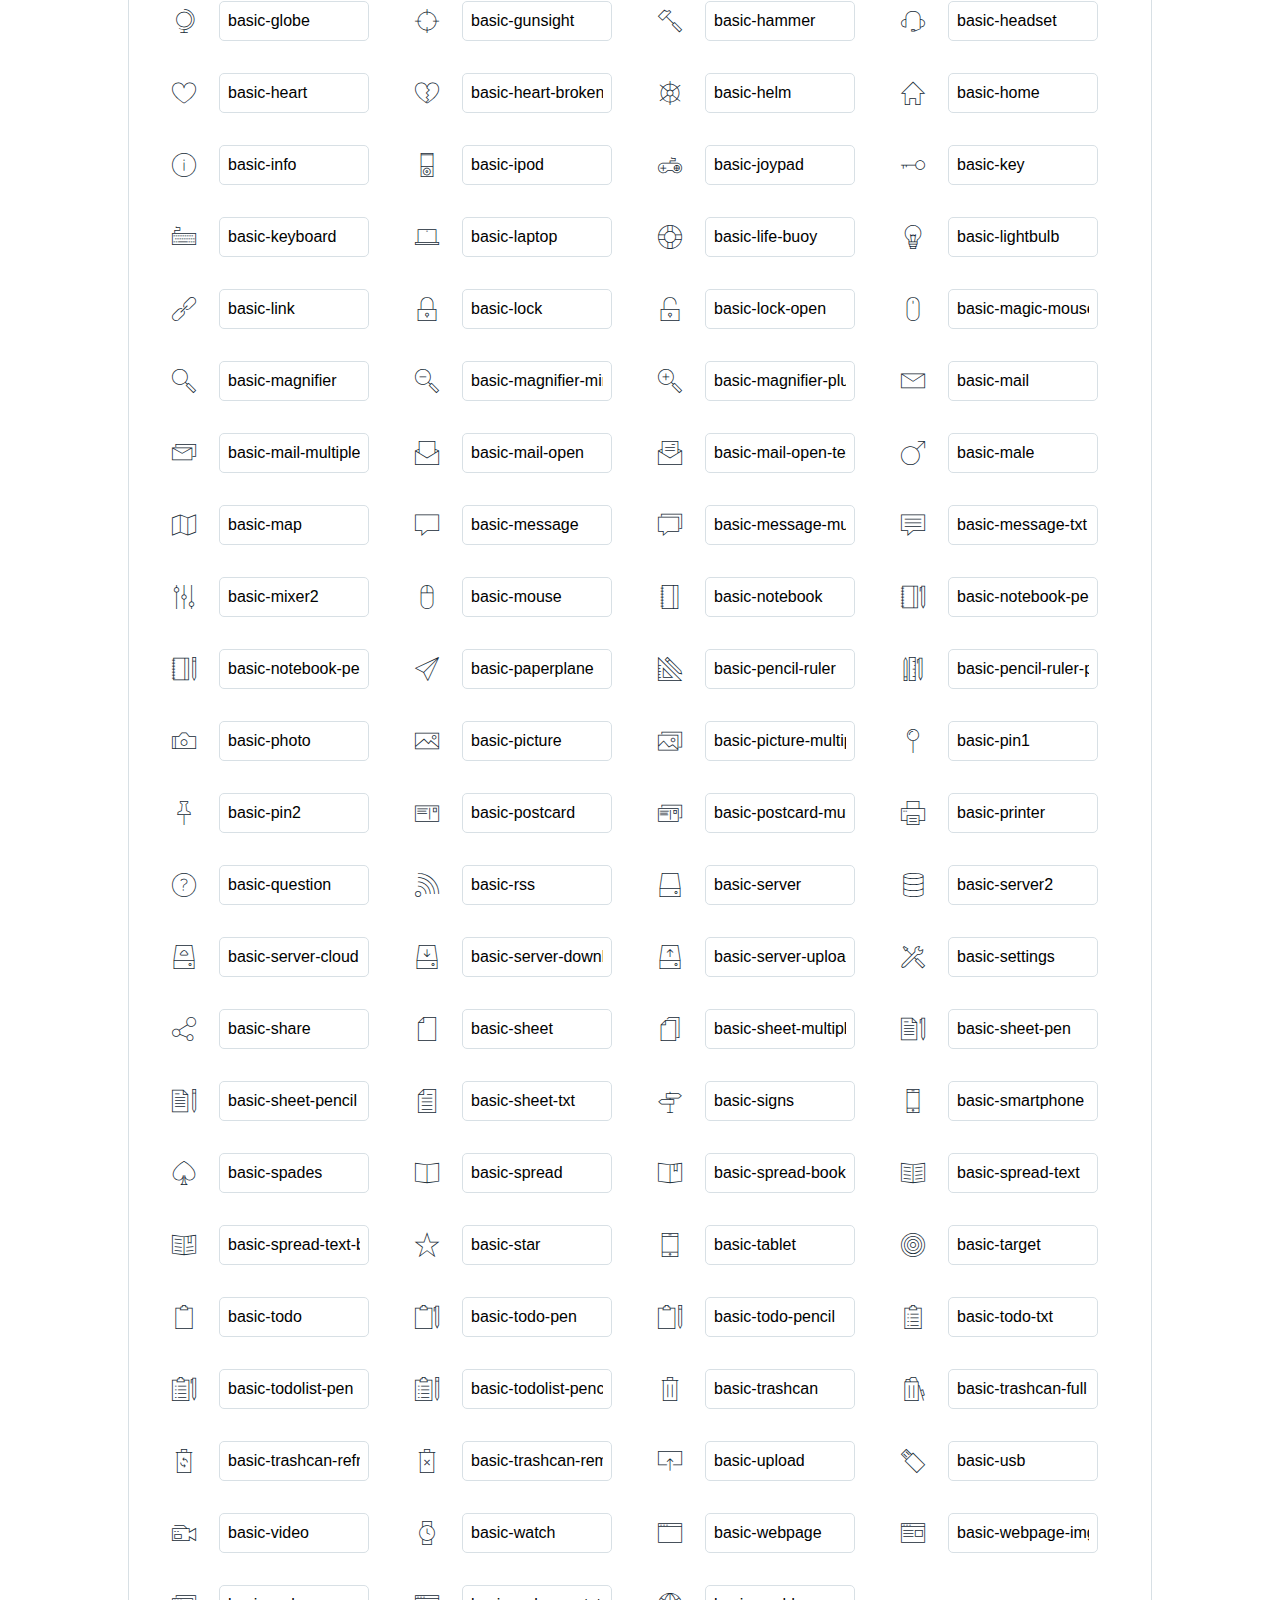
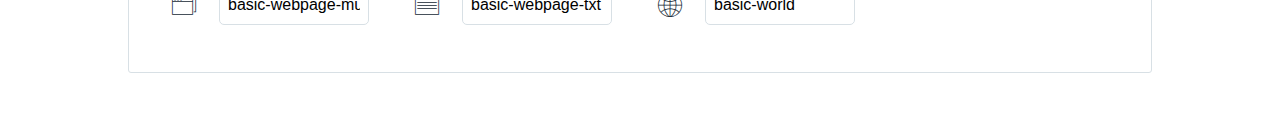
<file: Natour/css/_ICONFONT/icons-reference.html>
<!DOCTYPE html>
<html lang="en">
  <head>
    <meta charset="utf-8">
    <meta http-equiv="X-UA-Compatible" content="IE=edge,chrome=1">
    <meta name="viewport" content="width=device-width,initial-scale=1">
    <title>Font Reference - linea_basic_1.0</title>
    <link href="http://fonts.googleapis.com/css?family=Dosis:400,500,700" rel="stylesheet" type="text/css">
    <link rel="stylesheet" href="styles.css">
    <style type="text/css">
      html,body,div,span,applet,object,iframe,h1,h2,h3,h4,h5,h6,p,blockquote,pre,a,abbr,acronym,address,big,cite,code,del,dfn,em,img,ins,kbd,q,s,samp,small,strike,strong,sub,sup,tt,var,dl,dt,dd,ol,ul,li,fieldset,form,label,legend,table,caption,tbody,tfoot,thead,tr,th,td{margin:0;padding:0;border:0;outline:0;font-weight:inherit;font-style:inherit;font-family:inherit;font-size:100%;vertical-align:baseline}
body{line-height:1;color:#000;background:#fff}
ol,ul{list-style:none}
table{border-collapse:separate;border-spacing:0;vertical-align:middle}
caption,th,td{text-align:left;font-weight:normal;vertical-align:middle}
a img{border:none}
*{-webkit-box-sizing:border-box;-moz-box-sizing:border-box;box-sizing:border-box}
body{font-family:'Dosis','Tahoma',sans-serif}
.container{margin:15px auto;width:80%}
h1{margin:40px 0 20px;font-weight:700;font-size:38px;line-height:32px;color:#fb565e}
h2{font-size:18px;padding:0 0 21px 5px;margin:45px 0 0 0;text-transform:uppercase;font-weight:500}
.small{font-size:14px;color:#a5adb4;}
.small a{color:#a5adb4;}
.small a:hover{color:#fb565e}
.glyphs.character-mapping{margin:0 0 20px 0;padding:20px 0 20px 30px;color:rgba(0,0,0,0.5);border:1px solid #d8e0e5;-webkit-border-radius:3px;border-radius:3px;}
.glyphs.character-mapping li{margin:0 30px 20px 0;display:inline-block;width:90px}
.glyphs.character-mapping .icon{margin:10px 0 10px 15px;padding:15px;position:relative;width:55px;height:55px;color:#162a36 !important;overflow:hidden;-webkit-border-radius:3px;border-radius:3px;font-size:32px;}
.glyphs.character-mapping .icon svg{fill:#000}
.glyphs.character-mapping input{margin:0;padding:5px 0;line-height:12px;font-size:12px;display:block;width:100%;border:1px solid #d8e0e5;-webkit-border-radius:5px;border-radius:5px;text-align:center;outline:0;}
.glyphs.character-mapping input:focus{border:1px solid #fbde4a;-webkit-box-shadow:inset 0 0 3px #fbde4a;box-shadow:inset 0 0 3px #fbde4a}
.glyphs.character-mapping input:hover{-webkit-box-shadow:inset 0 0 3px #fbde4a;box-shadow:inset 0 0 3px #fbde4a}
.glyphs.css-mapping{margin:0 0 60px 0;padding:30px 0 20px 30px;color:rgba(0,0,0,0.5);border:1px solid #d8e0e5;-webkit-border-radius:3px;border-radius:3px;}
.glyphs.css-mapping li{margin:0 30px 20px 0;padding:0;display:inline-block;overflow:hidden}
.glyphs.css-mapping .icon{margin:0;margin-right:10px;padding:13px;height:50px;width:50px;color:#162a36 !important;overflow:hidden;float:left;font-size:24px}
.glyphs.css-mapping input{margin:0;margin-top:5px;padding:8px;line-height:16px;font-size:16px;display:block;width:150px;height:40px;border:1px solid #d8e0e5;-webkit-border-radius:5px;border-radius:5px;background:#fff;outline:0;float:right;}
.glyphs.css-mapping input:focus{border:1px solid #fbde4a;-webkit-box-shadow:inset 0 0 3px #fbde4a;box-shadow:inset 0 0 3px #fbde4a}
.glyphs.css-mapping input:hover{-webkit-box-shadow:inset 0 0 3px #fbde4a;box-shadow:inset 0 0 3px #fbde4a}

      
    </style>
  </head>
  <body>
    <div class="container">
      <h1>linea_basic_1.0</h1>
      <p class="small">This font was created with<a href="http://fontastic.me/">Fontastic</a></p>
      <h2>Character mapping</h2>
      <ul class="glyphs character-mapping">
        <li>
          <div data-icon="a" class="icon"></div>
          <input type="text" readonly="readonly" value="a">
        </li>
        <li>
          <div data-icon="b" class="icon"></div>
          <input type="text" readonly="readonly" value="b">
        </li>
        <li>
          <div data-icon="c" class="icon"></div>
          <input type="text" readonly="readonly" value="c">
        </li>
        <li>
          <div data-icon="d" class="icon"></div>
          <input type="text" readonly="readonly" value="d">
        </li>
        <li>
          <div data-icon="e" class="icon"></div>
          <input type="text" readonly="readonly" value="e">
        </li>
        <li>
          <div data-icon="f" class="icon"></div>
          <input type="text" readonly="readonly" value="f">
        </li>
        <li>
          <div data-icon="g" class="icon"></div>
          <input type="text" readonly="readonly" value="g">
        </li>
        <li>
          <div data-icon="h" class="icon"></div>
          <input type="text" readonly="readonly" value="h">
        </li>
        <li>
          <div data-icon="i" class="icon"></div>
          <input type="text" readonly="readonly" value="i">
        </li>
        <li>
          <div data-icon="j" class="icon"></div>
          <input type="text" readonly="readonly" value="j">
        </li>
        <li>
          <div data-icon="k" class="icon"></div>
          <input type="text" readonly="readonly" value="k">
        </li>
        <li>
          <div data-icon="l" class="icon"></div>
          <input type="text" readonly="readonly" value="l">
        </li>
        <li>
          <div data-icon="m" class="icon"></div>
          <input type="text" readonly="readonly" value="m">
        </li>
        <li>
          <div data-icon="n" class="icon"></div>
          <input type="text" readonly="readonly" value="n">
        </li>
        <li>
          <div data-icon="o" class="icon"></div>
          <input type="text" readonly="readonly" value="o">
        </li>
        <li>
          <div data-icon="p" class="icon"></div>
          <input type="text" readonly="readonly" value="p">
        </li>
        <li>
          <div data-icon="q" class="icon"></div>
          <input type="text" readonly="readonly" value="q">
        </li>
        <li>
          <div data-icon="r" class="icon"></div>
          <input type="text" readonly="readonly" value="r">
        </li>
        <li>
          <div data-icon="s" class="icon"></div>
          <input type="text" readonly="readonly" value="s">
        </li>
        <li>
          <div data-icon="t" class="icon"></div>
          <input type="text" readonly="readonly" value="t">
        </li>
        <li>
          <div data-icon="u" class="icon"></div>
          <input type="text" readonly="readonly" value="u">
        </li>
        <li>
          <div data-icon="v" class="icon"></div>
          <input type="text" readonly="readonly" value="v">
        </li>
        <li>
          <div data-icon="w" class="icon"></div>
          <input type="text" readonly="readonly" value="w">
        </li>
        <li>
          <div data-icon="x" class="icon"></div>
          <input type="text" readonly="readonly" value="x">
        </li>
        <li>
          <div data-icon="y" class="icon"></div>
          <input type="text" readonly="readonly" value="y">
        </li>
        <li>
          <div data-icon="z" class="icon"></div>
          <input type="text" readonly="readonly" value="z">
        </li>
        <li>
          <div data-icon="A" class="icon"></div>
          <input type="text" readonly="readonly" value="A">
        </li>
        <li>
          <div data-icon="B" class="icon"></div>
          <input type="text" readonly="readonly" value="B">
        </li>
        <li>
          <div data-icon="C" class="icon"></div>
          <input type="text" readonly="readonly" value="C">
        </li>
        <li>
          <div data-icon="D" class="icon"></div>
          <input type="text" readonly="readonly" value="D">
        </li>
        <li>
          <div data-icon="E" class="icon"></div>
          <input type="text" readonly="readonly" value="E">
        </li>
        <li>
          <div data-icon="F" class="icon"></div>
          <input type="text" readonly="readonly" value="F">
        </li>
        <li>
          <div data-icon="G" class="icon"></div>
          <input type="text" readonly="readonly" value="G">
        </li>
        <li>
          <div data-icon="H" class="icon"></div>
          <input type="text" readonly="readonly" value="H">
        </li>
        <li>
          <div data-icon="I" class="icon"></div>
          <input type="text" readonly="readonly" value="I">
        </li>
        <li>
          <div data-icon="J" class="icon"></div>
          <input type="text" readonly="readonly" value="J">
        </li>
        <li>
          <div data-icon="K" class="icon"></div>
          <input type="text" readonly="readonly" value="K">
        </li>
        <li>
          <div data-icon="L" class="icon"></div>
          <input type="text" readonly="readonly" value="L">
        </li>
        <li>
          <div data-icon="M" class="icon"></div>
          <input type="text" readonly="readonly" value="M">
        </li>
        <li>
          <div data-icon="N" class="icon"></div>
          <input type="text" readonly="readonly" value="N">
        </li>
        <li>
          <div data-icon="O" class="icon"></div>
          <input type="text" readonly="readonly" value="O">
        </li>
        <li>
          <div data-icon="P" class="icon"></div>
          <input type="text" readonly="readonly" value="P">
        </li>
        <li>
          <div data-icon="Q" class="icon"></div>
          <input type="text" readonly="readonly" value="Q">
        </li>
        <li>
          <div data-icon="R" class="icon"></div>
          <input type="text" readonly="readonly" value="R">
        </li>
        <li>
          <div data-icon="S" class="icon"></div>
          <input type="text" readonly="readonly" value="S">
        </li>
        <li>
          <div data-icon="T" class="icon"></div>
          <input type="text" readonly="readonly" value="T">
        </li>
        <li>
          <div data-icon="U" class="icon"></div>
          <input type="text" readonly="readonly" value="U">
        </li>
        <li>
          <div data-icon="V" class="icon"></div>
          <input type="text" readonly="readonly" value="V">
        </li>
        <li>
          <div data-icon="W" class="icon"></div>
          <input type="text" readonly="readonly" value="W">
        </li>
        <li>
          <div data-icon="X" class="icon"></div>
          <input type="text" readonly="readonly" value="X">
        </li>
        <li>
          <div data-icon="Y" class="icon"></div>
          <input type="text" readonly="readonly" value="Y">
        </li>
        <li>
          <div data-icon="Z" class="icon"></div>
          <input type="text" readonly="readonly" value="Z">
        </li>
        <li>
          <div data-icon="0" class="icon"></div>
          <input type="text" readonly="readonly" value="0">
        </li>
        <li>
          <div data-icon="1" class="icon"></div>
          <input type="text" readonly="readonly" value="1">
        </li>
        <li>
          <div data-icon="2" class="icon"></div>
          <input type="text" readonly="readonly" value="2">
        </li>
        <li>
          <div data-icon="3" class="icon"></div>
          <input type="text" readonly="readonly" value="3">
        </li>
        <li>
          <div data-icon="4" class="icon"></div>
          <input type="text" readonly="readonly" value="4">
        </li>
        <li>
          <div data-icon="5" class="icon"></div>
          <input type="text" readonly="readonly" value="5">
        </li>
        <li>
          <div data-icon="6" class="icon"></div>
          <input type="text" readonly="readonly" value="6">
        </li>
        <li>
          <div data-icon="7" class="icon"></div>
          <input type="text" readonly="readonly" value="7">
        </li>
        <li>
          <div data-icon="8" class="icon"></div>
          <input type="text" readonly="readonly" value="8">
        </li>
        <li>
          <div data-icon="9" class="icon"></div>
          <input type="text" readonly="readonly" value="9">
        </li>
        <li>
          <div data-icon="!" class="icon"></div>
          <input type="text" readonly="readonly" value="!">
        </li>
        <li>
          <div data-icon="&#34;" class="icon"></div>
          <input type="text" readonly="readonly" value="&quot;">
        </li>
        <li>
          <div data-icon="#" class="icon"></div>
          <input type="text" readonly="readonly" value="#">
        </li>
        <li>
          <div data-icon="$" class="icon"></div>
          <input type="text" readonly="readonly" value="$">
        </li>
        <li>
          <div data-icon="%" class="icon"></div>
          <input type="text" readonly="readonly" value="%">
        </li>
        <li>
          <div data-icon="&" class="icon"></div>
          <input type="text" readonly="readonly" value="&amp;">
        </li>
        <li>
          <div data-icon="'" class="icon"></div>
          <input type="text" readonly="readonly" value="&#39;">
        </li>
        <li>
          <div data-icon="(" class="icon"></div>
          <input type="text" readonly="readonly" value="(">
        </li>
        <li>
          <div data-icon=")" class="icon"></div>
          <input type="text" readonly="readonly" value=")">
        </li>
        <li>
          <div data-icon="*" class="icon"></div>
          <input type="text" readonly="readonly" value="*">
        </li>
        <li>
          <div data-icon="+" class="icon"></div>
          <input type="text" readonly="readonly" value="+">
        </li>
        <li>
          <div data-icon="," class="icon"></div>
          <input type="text" readonly="readonly" value=",">
        </li>
        <li>
          <div data-icon="-" class="icon"></div>
          <input type="text" readonly="readonly" value="-">
        </li>
        <li>
          <div data-icon="." class="icon"></div>
          <input type="text" readonly="readonly" value=".">
        </li>
        <li>
          <div data-icon="/" class="icon"></div>
          <input type="text" readonly="readonly" value="/">
        </li>
        <li>
          <div data-icon=":" class="icon"></div>
          <input type="text" readonly="readonly" value=":">
        </li>
        <li>
          <div data-icon=";" class="icon"></div>
          <input type="text" readonly="readonly" value=";">
        </li>
        <li>
          <div data-icon="<" class="icon"></div>
          <input type="text" readonly="readonly" value="&lt;">
        </li>
        <li>
          <div data-icon="=" class="icon"></div>
          <input type="text" readonly="readonly" value="=">
        </li>
        <li>
          <div data-icon=">" class="icon"></div>
          <input type="text" readonly="readonly" value="&gt;">
        </li>
        <li>
          <div data-icon="?" class="icon"></div>
          <input type="text" readonly="readonly" value="?">
        </li>
        <li>
          <div data-icon="@" class="icon"></div>
          <input type="text" readonly="readonly" value="@">
        </li>
        <li>
          <div data-icon="[" class="icon"></div>
          <input type="text" readonly="readonly" value="[">
        </li>
        <li>
          <div data-icon="]" class="icon"></div>
          <input type="text" readonly="readonly" value="]">
        </li>
        <li>
          <div data-icon="^" class="icon"></div>
          <input type="text" readonly="readonly" value="^">
        </li>
        <li>
          <div data-icon="_" class="icon"></div>
          <input type="text" readonly="readonly" value="_">
        </li>
        <li>
          <div data-icon="`" class="icon"></div>
          <input type="text" readonly="readonly" value="`">
        </li>
        <li>
          <div data-icon="{" class="icon"></div>
          <input type="text" readonly="readonly" value="{">
        </li>
        <li>
          <div data-icon="|" class="icon"></div>
          <input type="text" readonly="readonly" value="|">
        </li>
        <li>
          <div data-icon="}" class="icon"></div>
          <input type="text" readonly="readonly" value="}">
        </li>
        <li>
          <div data-icon="~" class="icon"></div>
          <input type="text" readonly="readonly" value="~">
        </li>
        <li>
          <div data-icon="\" class="icon"></div>
          <input type="text" readonly="readonly" value="\">
        </li>
        <li>
          <div data-icon="&#xe000;" class="icon"></div>
          <input type="text" readonly="readonly" value="&amp;#xe000;">
        </li>
        <li>
          <div data-icon="&#xe001;" class="icon"></div>
          <input type="text" readonly="readonly" value="&amp;#xe001;">
        </li>
        <li>
          <div data-icon="&#xe002;" class="icon"></div>
          <input type="text" readonly="readonly" value="&amp;#xe002;">
        </li>
        <li>
          <div data-icon="&#xe003;" class="icon"></div>
          <input type="text" readonly="readonly" value="&amp;#xe003;">
        </li>
        <li>
          <div data-icon="&#xe004;" class="icon"></div>
          <input type="text" readonly="readonly" value="&amp;#xe004;">
        </li>
        <li>
          <div data-icon="&#xe005;" class="icon"></div>
          <input type="text" readonly="readonly" value="&amp;#xe005;">
        </li>
        <li>
          <div data-icon="&#xe006;" class="icon"></div>
          <input type="text" readonly="readonly" value="&amp;#xe006;">
        </li>
        <li>
          <div data-icon="&#xe007;" class="icon"></div>
          <input type="text" readonly="readonly" value="&amp;#xe007;">
        </li>
        <li>
          <div data-icon="&#xe008;" class="icon"></div>
          <input type="text" readonly="readonly" value="&amp;#xe008;">
        </li>
        <li>
          <div data-icon="&#xe009;" class="icon"></div>
          <input type="text" readonly="readonly" value="&amp;#xe009;">
        </li>
        <li>
          <div data-icon="&#xe00a;" class="icon"></div>
          <input type="text" readonly="readonly" value="&amp;#xe00a;">
        </li>
        <li>
          <div data-icon="&#xe00b;" class="icon"></div>
          <input type="text" readonly="readonly" value="&amp;#xe00b;">
        </li>
        <li>
          <div data-icon="&#xe00c;" class="icon"></div>
          <input type="text" readonly="readonly" value="&amp;#xe00c;">
        </li>
        <li>
          <div data-icon="&#xe00d;" class="icon"></div>
          <input type="text" readonly="readonly" value="&amp;#xe00d;">
        </li>
        <li>
          <div data-icon="&#xe00e;" class="icon"></div>
          <input type="text" readonly="readonly" value="&amp;#xe00e;">
        </li>
        <li>
          <div data-icon="&#xe00f;" class="icon"></div>
          <input type="text" readonly="readonly" value="&amp;#xe00f;">
        </li>
        <li>
          <div data-icon="&#xe010;" class="icon"></div>
          <input type="text" readonly="readonly" value="&amp;#xe010;">
        </li>
        <li>
          <div data-icon="&#xe011;" class="icon"></div>
          <input type="text" readonly="readonly" value="&amp;#xe011;">
        </li>
        <li>
          <div data-icon="&#xe012;" class="icon"></div>
          <input type="text" readonly="readonly" value="&amp;#xe012;">
        </li>
        <li>
          <div data-icon="&#xe013;" class="icon"></div>
          <input type="text" readonly="readonly" value="&amp;#xe013;">
        </li>
        <li>
          <div data-icon="&#xe014;" class="icon"></div>
          <input type="text" readonly="readonly" value="&amp;#xe014;">
        </li>
        <li>
          <div data-icon="&#xe015;" class="icon"></div>
          <input type="text" readonly="readonly" value="&amp;#xe015;">
        </li>
        <li>
          <div data-icon="&#xe016;" class="icon"></div>
          <input type="text" readonly="readonly" value="&amp;#xe016;">
        </li>
        <li>
          <div data-icon="&#xe017;" class="icon"></div>
          <input type="text" readonly="readonly" value="&amp;#xe017;">
        </li>
        <li>
          <div data-icon="&#xe018;" class="icon"></div>
          <input type="text" readonly="readonly" value="&amp;#xe018;">
        </li>
        <li>
          <div data-icon="&#xe019;" class="icon"></div>
          <input type="text" readonly="readonly" value="&amp;#xe019;">
        </li>
        <li>
          <div data-icon="&#xe01a;" class="icon"></div>
          <input type="text" readonly="readonly" value="&amp;#xe01a;">
        </li>
        <li>
          <div data-icon="&#xe01b;" class="icon"></div>
          <input type="text" readonly="readonly" value="&amp;#xe01b;">
        </li>
        <li>
          <div data-icon="&#xe01c;" class="icon"></div>
          <input type="text" readonly="readonly" value="&amp;#xe01c;">
        </li>
        <li>
          <div data-icon="&#xe01d;" class="icon"></div>
          <input type="text" readonly="readonly" value="&amp;#xe01d;">
        </li>
        <li>
          <div data-icon="&#xe01e;" class="icon"></div>
          <input type="text" readonly="readonly" value="&amp;#xe01e;">
        </li>
        <li>
          <div data-icon="&#xe01f;" class="icon"></div>
          <input type="text" readonly="readonly" value="&amp;#xe01f;">
        </li>
        <li>
          <div data-icon="&#xe020;" class="icon"></div>
          <input type="text" readonly="readonly" value="&amp;#xe020;">
        </li>
        <li>
          <div data-icon="&#xe021;" class="icon"></div>
          <input type="text" readonly="readonly" value="&amp;#xe021;">
        </li>
        <li>
          <div data-icon="&#xe022;" class="icon"></div>
          <input type="text" readonly="readonly" value="&amp;#xe022;">
        </li>
        <li>
          <div data-icon="&#xe023;" class="icon"></div>
          <input type="text" readonly="readonly" value="&amp;#xe023;">
        </li>
        <li>
          <div data-icon="&#xe024;" class="icon"></div>
          <input type="text" readonly="readonly" value="&amp;#xe024;">
        </li>
        <li>
          <div data-icon="&#xe025;" class="icon"></div>
          <input type="text" readonly="readonly" value="&amp;#xe025;">
        </li>
        <li>
          <div data-icon="&#xe026;" class="icon"></div>
          <input type="text" readonly="readonly" value="&amp;#xe026;">
        </li>
        <li>
          <div data-icon="&#xe027;" class="icon"></div>
          <input type="text" readonly="readonly" value="&amp;#xe027;">
        </li>
        <li>
          <div data-icon="&#xe028;" class="icon"></div>
          <input type="text" readonly="readonly" value="&amp;#xe028;">
        </li>
      </ul>
      <h2>CSS mapping</h2>
      <ul class="glyphs css-mapping">
        <li>
          <div class="icon icon-basic-accelerator"></div>
          <input type="text" readonly="readonly" value="basic-accelerator">
        </li>
        <li>
          <div class="icon icon-basic-alarm"></div>
          <input type="text" readonly="readonly" value="basic-alarm">
        </li>
        <li>
          <div class="icon icon-basic-anchor"></div>
          <input type="text" readonly="readonly" value="basic-anchor">
        </li>
        <li>
          <div class="icon icon-basic-anticlockwise"></div>
          <input type="text" readonly="readonly" value="basic-anticlockwise">
        </li>
        <li>
          <div class="icon icon-basic-archive"></div>
          <input type="text" readonly="readonly" value="basic-archive">
        </li>
        <li>
          <div class="icon icon-basic-archive-full"></div>
          <input type="text" readonly="readonly" value="basic-archive-full">
        </li>
        <li>
          <div class="icon icon-basic-ban"></div>
          <input type="text" readonly="readonly" value="basic-ban">
        </li>
        <li>
          <div class="icon icon-basic-battery-charge"></div>
          <input type="text" readonly="readonly" value="basic-battery-charge">
        </li>
        <li>
          <div class="icon icon-basic-battery-empty"></div>
          <input type="text" readonly="readonly" value="basic-battery-empty">
        </li>
        <li>
          <div class="icon icon-basic-battery-full"></div>
          <input type="text" readonly="readonly" value="basic-battery-full">
        </li>
        <li>
          <div class="icon icon-basic-battery-half"></div>
          <input type="text" readonly="readonly" value="basic-battery-half">
        </li>
        <li>
          <div class="icon icon-basic-bolt"></div>
          <input type="text" readonly="readonly" value="basic-bolt">
        </li>
        <li>
          <div class="icon icon-basic-book"></div>
          <input type="text" readonly="readonly" value="basic-book">
        </li>
        <li>
          <div class="icon icon-basic-book-pen"></div>
          <input type="text" readonly="readonly" value="basic-book-pen">
        </li>
        <li>
          <div class="icon icon-basic-book-pencil"></div>
          <input type="text" readonly="readonly" value="basic-book-pencil">
        </li>
        <li>
          <div class="icon icon-basic-bookmark"></div>
          <input type="text" readonly="readonly" value="basic-bookmark">
        </li>
        <li>
          <div class="icon icon-basic-calculator"></div>
          <input type="text" readonly="readonly" value="basic-calculator">
        </li>
        <li>
          <div class="icon icon-basic-calendar"></div>
          <input type="text" readonly="readonly" value="basic-calendar">
        </li>
        <li>
          <div class="icon icon-basic-cards-diamonds"></div>
          <input type="text" readonly="readonly" value="basic-cards-diamonds">
        </li>
        <li>
          <div class="icon icon-basic-cards-hearts"></div>
          <input type="text" readonly="readonly" value="basic-cards-hearts">
        </li>
        <li>
          <div class="icon icon-basic-case"></div>
          <input type="text" readonly="readonly" value="basic-case">
        </li>
        <li>
          <div class="icon icon-basic-chronometer"></div>
          <input type="text" readonly="readonly" value="basic-chronometer">
        </li>
        <li>
          <div class="icon icon-basic-clessidre"></div>
          <input type="text" readonly="readonly" value="basic-clessidre">
        </li>
        <li>
          <div class="icon icon-basic-clock"></div>
          <input type="text" readonly="readonly" value="basic-clock">
        </li>
        <li>
          <div class="icon icon-basic-clockwise"></div>
          <input type="text" readonly="readonly" value="basic-clockwise">
        </li>
        <li>
          <div class="icon icon-basic-cloud"></div>
          <input type="text" readonly="readonly" value="basic-cloud">
        </li>
        <li>
          <div class="icon icon-basic-clubs"></div>
          <input type="text" readonly="readonly" value="basic-clubs">
        </li>
        <li>
          <div class="icon icon-basic-compass"></div>
          <input type="text" readonly="readonly" value="basic-compass">
        </li>
        <li>
          <div class="icon icon-basic-cup"></div>
          <input type="text" readonly="readonly" value="basic-cup">
        </li>
        <li>
          <div class="icon icon-basic-diamonds"></div>
          <input type="text" readonly="readonly" value="basic-diamonds">
        </li>
        <li>
          <div class="icon icon-basic-display"></div>
          <input type="text" readonly="readonly" value="basic-display">
        </li>
        <li>
          <div class="icon icon-basic-download"></div>
          <input type="text" readonly="readonly" value="basic-download">
        </li>
        <li>
          <div class="icon icon-basic-exclamation"></div>
          <input type="text" readonly="readonly" value="basic-exclamation">
        </li>
        <li>
          <div class="icon icon-basic-eye"></div>
          <input type="text" readonly="readonly" value="basic-eye">
        </li>
        <li>
          <div class="icon icon-basic-eye-closed"></div>
          <input type="text" readonly="readonly" value="basic-eye-closed">
        </li>
        <li>
          <div class="icon icon-basic-female"></div>
          <input type="text" readonly="readonly" value="basic-female">
        </li>
        <li>
          <div class="icon icon-basic-flag1"></div>
          <input type="text" readonly="readonly" value="basic-flag1">
        </li>
        <li>
          <div class="icon icon-basic-flag2"></div>
          <input type="text" readonly="readonly" value="basic-flag2">
        </li>
        <li>
          <div class="icon icon-basic-floppydisk"></div>
          <input type="text" readonly="readonly" value="basic-floppydisk">
        </li>
        <li>
          <div class="icon icon-basic-folder"></div>
          <input type="text" readonly="readonly" value="basic-folder">
        </li>
        <li>
          <div class="icon icon-basic-folder-multiple"></div>
          <input type="text" readonly="readonly" value="basic-folder-multiple">
        </li>
        <li>
          <div class="icon icon-basic-gear"></div>
          <input type="text" readonly="readonly" value="basic-gear">
        </li>
        <li>
          <div class="icon icon-basic-geolocalize-01"></div>
          <input type="text" readonly="readonly" value="basic-geolocalize-01">
        </li>
        <li>
          <div class="icon icon-basic-geolocalize-05"></div>
          <input type="text" readonly="readonly" value="basic-geolocalize-05">
        </li>
        <li>
          <div class="icon icon-basic-globe"></div>
          <input type="text" readonly="readonly" value="basic-globe">
        </li>
        <li>
          <div class="icon icon-basic-gunsight"></div>
          <input type="text" readonly="readonly" value="basic-gunsight">
        </li>
        <li>
          <div class="icon icon-basic-hammer"></div>
          <input type="text" readonly="readonly" value="basic-hammer">
        </li>
        <li>
          <div class="icon icon-basic-headset"></div>
          <input type="text" readonly="readonly" value="basic-headset">
        </li>
        <li>
          <div class="icon icon-basic-heart"></div>
          <input type="text" readonly="readonly" value="basic-heart">
        </li>
        <li>
          <div class="icon icon-basic-heart-broken"></div>
          <input type="text" readonly="readonly" value="basic-heart-broken">
        </li>
        <li>
          <div class="icon icon-basic-helm"></div>
          <input type="text" readonly="readonly" value="basic-helm">
        </li>
        <li>
          <div class="icon icon-basic-home"></div>
          <input type="text" readonly="readonly" value="basic-home">
        </li>
        <li>
          <div class="icon icon-basic-info"></div>
          <input type="text" readonly="readonly" value="basic-info">
        </li>
        <li>
          <div class="icon icon-basic-ipod"></div>
          <input type="text" readonly="readonly" value="basic-ipod">
        </li>
        <li>
          <div class="icon icon-basic-joypad"></div>
          <input type="text" readonly="readonly" value="basic-joypad">
        </li>
        <li>
          <div class="icon icon-basic-key"></div>
          <input type="text" readonly="readonly" value="basic-key">
        </li>
        <li>
          <div class="icon icon-basic-keyboard"></div>
          <input type="text" readonly="readonly" value="basic-keyboard">
        </li>
        <li>
          <div class="icon icon-basic-laptop"></div>
          <input type="text" readonly="readonly" value="basic-laptop">
        </li>
        <li>
          <div class="icon icon-basic-life-buoy"></div>
          <input type="text" readonly="readonly" value="basic-life-buoy">
        </li>
        <li>
          <div class="icon icon-basic-lightbulb"></div>
          <input type="text" readonly="readonly" value="basic-lightbulb">
        </li>
        <li>
          <div class="icon icon-basic-link"></div>
          <input type="text" readonly="readonly" value="basic-link">
        </li>
        <li>
          <div class="icon icon-basic-lock"></div>
          <input type="text" readonly="readonly" value="basic-lock">
        </li>
        <li>
          <div class="icon icon-basic-lock-open"></div>
          <input type="text" readonly="readonly" value="basic-lock-open">
        </li>
        <li>
          <div class="icon icon-basic-magic-mouse"></div>
          <input type="text" readonly="readonly" value="basic-magic-mouse">
        </li>
        <li>
          <div class="icon icon-basic-magnifier"></div>
          <input type="text" readonly="readonly" value="basic-magnifier">
        </li>
        <li>
          <div class="icon icon-basic-magnifier-minus"></div>
          <input type="text" readonly="readonly" value="basic-magnifier-minus">
        </li>
        <li>
          <div class="icon icon-basic-magnifier-plus"></div>
          <input type="text" readonly="readonly" value="basic-magnifier-plus">
        </li>
        <li>
          <div class="icon icon-basic-mail"></div>
          <input type="text" readonly="readonly" value="basic-mail">
        </li>
        <li>
          <div class="icon icon-basic-mail-multiple"></div>
          <input type="text" readonly="readonly" value="basic-mail-multiple">
        </li>
        <li>
          <div class="icon icon-basic-mail-open"></div>
          <input type="text" readonly="readonly" value="basic-mail-open">
        </li>
        <li>
          <div class="icon icon-basic-mail-open-text"></div>
          <input type="text" readonly="readonly" value="basic-mail-open-text">
        </li>
        <li>
          <div class="icon icon-basic-male"></div>
          <input type="text" readonly="readonly" value="basic-male">
        </li>
        <li>
          <div class="icon icon-basic-map"></div>
          <input type="text" readonly="readonly" value="basic-map">
        </li>
        <li>
          <div class="icon icon-basic-message"></div>
          <input type="text" readonly="readonly" value="basic-message">
        </li>
        <li>
          <div class="icon icon-basic-message-multiple"></div>
          <input type="text" readonly="readonly" value="basic-message-multiple">
        </li>
        <li>
          <div class="icon icon-basic-message-txt"></div>
          <input type="text" readonly="readonly" value="basic-message-txt">
        </li>
        <li>
          <div class="icon icon-basic-mixer2"></div>
          <input type="text" readonly="readonly" value="basic-mixer2">
        </li>
        <li>
          <div class="icon icon-basic-mouse"></div>
          <input type="text" readonly="readonly" value="basic-mouse">
        </li>
        <li>
          <div class="icon icon-basic-notebook"></div>
          <input type="text" readonly="readonly" value="basic-notebook">
        </li>
        <li>
          <div class="icon icon-basic-notebook-pen"></div>
          <input type="text" readonly="readonly" value="basic-notebook-pen">
        </li>
        <li>
          <div class="icon icon-basic-notebook-pencil"></div>
          <input type="text" readonly="readonly" value="basic-notebook-pencil">
        </li>
        <li>
          <div class="icon icon-basic-paperplane"></div>
          <input type="text" readonly="readonly" value="basic-paperplane">
        </li>
        <li>
          <div class="icon icon-basic-pencil-ruler"></div>
          <input type="text" readonly="readonly" value="basic-pencil-ruler">
        </li>
        <li>
          <div class="icon icon-basic-pencil-ruler-pen"></div>
          <input type="text" readonly="readonly" value="basic-pencil-ruler-pen">
        </li>
        <li>
          <div class="icon icon-basic-photo"></div>
          <input type="text" readonly="readonly" value="basic-photo">
        </li>
        <li>
          <div class="icon icon-basic-picture"></div>
          <input type="text" readonly="readonly" value="basic-picture">
        </li>
        <li>
          <div class="icon icon-basic-picture-multiple"></div>
          <input type="text" readonly="readonly" value="basic-picture-multiple">
        </li>
        <li>
          <div class="icon icon-basic-pin1"></div>
          <input type="text" readonly="readonly" value="basic-pin1">
        </li>
        <li>
          <div class="icon icon-basic-pin2"></div>
          <input type="text" readonly="readonly" value="basic-pin2">
        </li>
        <li>
          <div class="icon icon-basic-postcard"></div>
          <input type="text" readonly="readonly" value="basic-postcard">
        </li>
        <li>
          <div class="icon icon-basic-postcard-multiple"></div>
          <input type="text" readonly="readonly" value="basic-postcard-multiple">
        </li>
        <li>
          <div class="icon icon-basic-printer"></div>
          <input type="text" readonly="readonly" value="basic-printer">
        </li>
        <li>
          <div class="icon icon-basic-question"></div>
          <input type="text" readonly="readonly" value="basic-question">
        </li>
        <li>
          <div class="icon icon-basic-rss"></div>
          <input type="text" readonly="readonly" value="basic-rss">
        </li>
        <li>
          <div class="icon icon-basic-server"></div>
          <input type="text" readonly="readonly" value="basic-server">
        </li>
        <li>
          <div class="icon icon-basic-server2"></div>
          <input type="text" readonly="readonly" value="basic-server2">
        </li>
        <li>
          <div class="icon icon-basic-server-cloud"></div>
          <input type="text" readonly="readonly" value="basic-server-cloud">
        </li>
        <li>
          <div class="icon icon-basic-server-download"></div>
          <input type="text" readonly="readonly" value="basic-server-download">
        </li>
        <li>
          <div class="icon icon-basic-server-upload"></div>
          <input type="text" readonly="readonly" value="basic-server-upload">
        </li>
        <li>
          <div class="icon icon-basic-settings"></div>
          <input type="text" readonly="readonly" value="basic-settings">
        </li>
        <li>
          <div class="icon icon-basic-share"></div>
          <input type="text" readonly="readonly" value="basic-share">
        </li>
        <li>
          <div class="icon icon-basic-sheet"></div>
          <input type="text" readonly="readonly" value="basic-sheet">
        </li>
        <li>
          <div class="icon icon-basic-sheet-multiple"></div>
          <input type="text" readonly="readonly" value="basic-sheet-multiple">
        </li>
        <li>
          <div class="icon icon-basic-sheet-pen"></div>
          <input type="text" readonly="readonly" value="basic-sheet-pen">
        </li>
        <li>
          <div class="icon icon-basic-sheet-pencil"></div>
          <input type="text" readonly="readonly" value="basic-sheet-pencil">
        </li>
        <li>
          <div class="icon icon-basic-sheet-txt"></div>
          <input type="text" readonly="readonly" value="basic-sheet-txt">
        </li>
        <li>
          <div class="icon icon-basic-signs"></div>
          <input type="text" readonly="readonly" value="basic-signs">
        </li>
        <li>
          <div class="icon icon-basic-smartphone"></div>
          <input type="text" readonly="readonly" value="basic-smartphone">
        </li>
        <li>
          <div class="icon icon-basic-spades"></div>
          <input type="text" readonly="readonly" value="basic-spades">
        </li>
        <li>
          <div class="icon icon-basic-spread"></div>
          <input type="text" readonly="readonly" value="basic-spread">
        </li>
        <li>
          <div class="icon icon-basic-spread-bookmark"></div>
          <input type="text" readonly="readonly" value="basic-spread-bookmark">
        </li>
        <li>
          <div class="icon icon-basic-spread-text"></div>
          <input type="text" readonly="readonly" value="basic-spread-text">
        </li>
        <li>
          <div class="icon icon-basic-spread-text-bookmark"></div>
          <input type="text" readonly="readonly" value="basic-spread-text-bookmark">
        </li>
        <li>
          <div class="icon icon-basic-star"></div>
          <input type="text" readonly="readonly" value="basic-star">
        </li>
        <li>
          <div class="icon icon-basic-tablet"></div>
          <input type="text" readonly="readonly" value="basic-tablet">
        </li>
        <li>
          <div class="icon icon-basic-target"></div>
          <input type="text" readonly="readonly" value="basic-target">
        </li>
        <li>
          <div class="icon icon-basic-todo"></div>
          <input type="text" readonly="readonly" value="basic-todo">
        </li>
        <li>
          <div class="icon icon-basic-todo-pen"></div>
          <input type="text" readonly="readonly" value="basic-todo-pen">
        </li>
        <li>
          <div class="icon icon-basic-todo-pencil"></div>
          <input type="text" readonly="readonly" value="basic-todo-pencil">
        </li>
        <li>
          <div class="icon icon-basic-todo-txt"></div>
          <input type="text" readonly="readonly" value="basic-todo-txt">
        </li>
        <li>
          <div class="icon icon-basic-todolist-pen"></div>
          <input type="text" readonly="readonly" value="basic-todolist-pen">
        </li>
        <li>
          <div class="icon icon-basic-todolist-pencil"></div>
          <input type="text" readonly="readonly" value="basic-todolist-pencil">
        </li>
        <li>
          <div class="icon icon-basic-trashcan"></div>
          <input type="text" readonly="readonly" value="basic-trashcan">
        </li>
        <li>
          <div class="icon icon-basic-trashcan-full"></div>
          <input type="text" readonly="readonly" value="basic-trashcan-full">
        </li>
        <li>
          <div class="icon icon-basic-trashcan-refresh"></div>
          <input type="text" readonly="readonly" value="basic-trashcan-refresh">
        </li>
        <li>
          <div class="icon icon-basic-trashcan-remove"></div>
          <input type="text" readonly="readonly" value="basic-trashcan-remove">
        </li>
        <li>
          <div class="icon icon-basic-upload"></div>
          <input type="text" readonly="readonly" value="basic-upload">
        </li>
        <li>
          <div class="icon icon-basic-usb"></div>
          <input type="text" readonly="readonly" value="basic-usb">
        </li>
        <li>
          <div class="icon icon-basic-video"></div>
          <input type="text" readonly="readonly" value="basic-video">
        </li>
        <li>
          <div class="icon icon-basic-watch"></div>
          <input type="text" readonly="readonly" value="basic-watch">
        </li>
        <li>
          <div class="icon icon-basic-webpage"></div>
          <input type="text" readonly="readonly" value="basic-webpage">
        </li>
        <li>
          <div class="icon icon-basic-webpage-img-txt"></div>
          <input type="text" readonly="readonly" value="basic-webpage-img-txt">
        </li>
        <li>
          <div class="icon icon-basic-webpage-multiple"></div>
          <input type="text" readonly="readonly" value="basic-webpage-multiple">
        </li>
        <li>
          <div class="icon icon-basic-webpage-txt"></div>
          <input type="text" readonly="readonly" value="basic-webpage-txt">
        </li>
        <li>
          <div class="icon icon-basic-world"></div>
          <input type="text" readonly="readonly" value="basic-world">
        </li>
      </ul>
    </div><script type="text/javascript">
(function() {
  var glyphs, _i, _len, _ref;

  _ref = document.getElementsByClassName('glyphs');
  for (_i = 0, _len = _ref.length; _i < _len; _i++) {
    glyphs = _ref[_i];
    glyphs.addEventListener('click', function(event) {
      if (event.target.tagName === 'INPUT') {
        return event.target.select();
      }
    });
  }

}).call(this);
</script>
  </body>
</html>
</file>
<file: EasyBanking/sass/main.css>
*,
*::before,
*::after {
  margin: 0;
  padding: 0;
  -webkit-box-sizing: inherit;
          box-sizing: inherit;
}

html {
  -webkit-box-sizing: border-box;
          box-sizing: border-box;
  font-size: 62.5%;
}

body {
  font-family: "Public Sans", sans-serif;
  font-weight: 300;
  font-size: 1.8rem;
  max-width: 100vw;
  overflow-x: hidden;
}

.navigation {
  display: -webkit-box;
  display: -ms-flexbox;
  display: flex;
  height: 7rem;
  background-color: #fff;
  -webkit-box-pack: justify;
      -ms-flex-pack: justify;
          justify-content: space-between;
  -webkit-box-align: center;
      -ms-flex-align: center;
          align-items: center;
  z-index: 1000;
}

.navigation__logoBox {
  margin-left: 14rem;
}

.navigation__links {
  -webkit-box-flex: 0;
      -ms-flex: 0 0 25%;
          flex: 0 0 25%;
}

.navigation__list {
  display: -webkit-box;
  display: -ms-flexbox;
  display: flex;
  list-style: none;
  display: flex;
  -webkit-box-pack: space-evenly;
      -ms-flex-pack: space-evenly;
          justify-content: space-evenly;
}

.navigation__items {
  font-weight: 300;
  color: #9698a6;
  font-size: 1.4rem;
  cursor: pointer;
  -webkit-transition: all 0.3s ease;
  transition: all 0.3s ease;
}

.navigation__items:hover {
  color: #2d314d;
}

.requestInvite {
  display: inline-block;
  background-image: -webkit-gradient(linear, left top, right top, from(#31d35c), to(#2bb7da));
  background-image: linear-gradient(to right, #31d35c, #2bb7da);
  padding: 1rem 1.5rem;
  border-radius: 100px;
  display: -webkit-box;
  display: -ms-flexbox;
  display: flex;
  -webkit-box-align: center;
      -ms-flex-align: center;
          align-items: center;
  -webkit-box-pack: center;
      -ms-flex-pack: center;
          justify-content: center;
  margin-right: 14rem;
}

.requestLink {
  text-decoration: none;
  color: #fff;
  font-size: 1.5rem;
}

.bank-header {
  display: -webkit-box;
  display: -ms-flexbox;
  display: flex;
  -webkit-box-pack: justify;
      -ms-flex-pack: justify;
          justify-content: space-between;
  padding: 17rem 0;
  position: relative;
  height: 65rem;
  background-color: #fafafa;
  z-index: -2;
}

.bank-header__content {
  margin-left: 14rem;
  -webkit-box-flex: 0;
      -ms-flex: 0 0 25%;
          flex: 0 0 25%;
}

.bank-header__heading {
  font-size: 4.5rem;
  font-weight: normal;
  color: #2d314d;
  letter-spacing: 0.2rem;
  font-family: inherit;
  line-height: 5rem;
}

.bank-header__paragraph {
  margin-top: 1rem;
  color: #9698a6;
  font-size: 1.6rem;
  line-height: 2.5rem;
}

.bank-header__requestInvite {
  margin-top: 3rem;
  background-image: -webkit-gradient(linear, left top, right top, from(#31d35c), to(#2bb7da));
  background-image: linear-gradient(to right, #31d35c, #2bb7da);
  display: inline-block;
  padding: 1rem 2rem;
  border-radius: 100px;
  text-align: center;
  cursor: pointer;
}

.bank-header__requestLink {
  text-decoration: none;
  color: #fff;
  font-size: 1.5rem;
}

.bank-header__imagebox {
  position: absolute;
  top: -14rem;
  right: -14rem;
  z-index: 89;
}

.bank-header__imagebox::before {
  content: url("../images/bg-intro-desktop.svg");
  position: absolute;
  top: -14rem;
  left: -20rem;
  z-index: -1;
}

.bank-header__image {
  width: 100%;
}

.choose-box {
  background-color: #f3f4f6;
  padding: 15rem;
  z-index: -56;
  position: relative;
}

.choose-box__heading {
  color: #2d314d;
  font-size: 4rem;
  font-weight: 300;
}

.choose-box__paragraph {
  color: #9698a6;
  margin-top: 2rem;
  line-height: 3rem;
}

.choose-box__container {
  display: -webkit-box;
  display: -ms-flexbox;
  display: flex;
  margin-top: 8rem;
  -webkit-box-pack: justify;
      -ms-flex-pack: justify;
          justify-content: space-between;
}

.choose-box__icon-box {
  margin-left: 2rem;
}

.choose-box__icon-box__heading {
  color: #2d314d;
  margin-top: 3rem;
  font-weight: normal;
}

.choose-box__icon-box__paragraph {
  margin-top: 3rem;
  color: #9698a6;
  font-size: 1.7rem;
}

.latest-articles {
  background-color: #fafafa;
  padding: 15rem 14rem;
}

.latest-articles__container {
  display: -webkit-box;
  display: -ms-flexbox;
  display: flex;
  margin-top: 3rem;
}

.latest-articles__heading {
  color: #2d314d;
  margin-top: 3rem;
  font-size: 4rem;
  font-weight: normal;
}

.latest-articles__box {
  width: 30rem;
  margin-right: 3rem;
  border: 1px solid #fafafa;
  background-color: #fff;
  border-radius: 4px;
  overflow: hidden;
  -webkit-backface-visibility: hidden;
          backface-visibility: hidden;
}

.latest-articles__box__image {
  width: 100%;
  height: 20rem;
}

.latest-articles__box__author {
  font-size: 1.2rem;
  color: #9698a6;
  font-weight: 400;
  padding: 2rem;
}

.latest-articles__box__heading {
  padding: 0 2rem;
  color: #2d314d;
  font-size: 2rem;
  font-weight: 400;
}

.latest-articles__box__paragraph {
  color: #9698a6;
  padding: 2rem;
  font-size: 1.7rem;
}

.footer {
  background-color: #2d314d;
  padding: 3rem 14rem;
  height: 20rem;
  display: -webkit-box;
  display: -ms-flexbox;
  display: flex;
  -webkit-box-pack: justify;
      -ms-flex-pack: justify;
          justify-content: space-between;
  -webkit-box-align: center;
      -ms-flex-align: center;
          align-items: center;
}

.footer__logo {
  background-color: #fff;
}

.footer__social-media-list {
  list-style: none;
  display: -webkit-box;
  display: -ms-flexbox;
  display: flex;
  margin-top: 3rem;
}

.footer__social-media-item {
  margin-right: 1.5rem;
}

.footer__social-media-link {
  text-decoration: none;
}

.footer__social-media-image {
  -webkit-transition: all 0.3s;
  transition: all 0.3s;
}

.footer__social-media-image:hover {
  -webkit-transform: scale(1.5);
          transform: scale(1.5);
}

.footer-links {
  margin-top: 3rem;
}

.footer-links__list {
  list-style: none;
  display: -webkit-box;
  display: -ms-flexbox;
  display: flex;
  height: 20rem;
  -webkit-box-orient: vertical;
  -webkit-box-direction: normal;
      -ms-flex-direction: column;
          flex-direction: column;
  padding-right: 3rem;
  -ms-flex-wrap: wrap;
      flex-wrap: wrap;
  -ms-flex-line-pack: center;
      align-content: center;
  cursor: pointer;
  text-align: left;
}

.footer-links__item {
  color: #fff;
  padding: 1.8rem;
  font-size: 1.6rem;
}

.footer__copyright {
  color: #9698a6;
  margin-top: 2rem;
  font-size: 1.5rem;
}
/*# sourceMappingURL=main.css.map */
</file>
<file: Fylo/sass/main.css>
*,
*::before,
*::after {
  margin: 0;
  padding: 0;
  -webkit-box-sizing: inherit;
          box-sizing: inherit;
}

html {
  -webkit-box-sizing: border-box;
          box-sizing: border-box;
  font-size: 62.5%;
}

body {
  font-family: "Open Sans", sans-serif;
  font-weight: 400;
  font-size: 1.4rem;
  position: relative;
  max-width: 100vw;
  overflow-x: hidden;
  background-color: #1c2431;
  padding-top: -15rem;
}

.nav {
  display: -webkit-box;
  display: -ms-flexbox;
  display: flex;
  padding: 5rem;
  -webkit-box-pack: justify;
      -ms-flex-pack: justify;
          justify-content: space-between;
  height: 7rem;
  -webkit-box-align: center;
      -ms-flex-align: center;
          align-items: center;
}

.nav__list {
  display: -webkit-box;
  display: -ms-flexbox;
  display: flex;
}

.nav__item {
  list-style: none;
  margin-left: 5rem;
}

.nav__link {
  text-decoration: none;
  color: #fff;
}

.header {
  display: -webkit-box;
  display: -ms-flexbox;
  display: flex;
  -webkit-box-orient: vertical;
  -webkit-box-direction: normal;
      -ms-flex-direction: column;
          flex-direction: column;
  -webkit-box-align: center;
      -ms-flex-align: center;
          align-items: center;
  text-align: center;
  z-index: 2;
  position: relative;
}

.header__heading {
  font-family: "Raleway", sans-serif;
  color: #fff;
  margin-top: 2rem;
}

.header__paragraph {
  margin-top: 3rem;
  color: #fff;
  line-height: 2.5rem;
  font-size: 1.3rem;
}

.header__startedBtn {
  margin-top: 3rem;
  background-image: -webkit-gradient(linear, left top, right top, from(#65e2d9), to(#339ecc));
  background-image: linear-gradient(to right, #65e2d9, #339ecc);
  padding: 1.5rem 8rem;
  display: -webkit-box;
  display: -ms-flexbox;
  display: flex;
  -webkit-box-pack: center;
      -ms-flex-pack: center;
          justify-content: center;
  -webkit-box-align: center;
      -ms-flex-align: center;
          align-items: center;
  border-radius: 4rem;
}

.header__startedLink {
  text-decoration: none;
  color: #fff;
}

.main {
  -webkit-transform: translateY(-15rem);
          transform: translateY(-15rem);
}

.main .curve {
  background-size: cover;
  background-repeat: no-repeat;
  width: 100%;
  -webkit-transform: scale(1.4);
          transform: scale(1.4);
  z-index: -2;
}

.main__container {
  background-color: #181f2a;
  position: relative;
  height: 100%;
}

.main__container .productive {
  display: -webkit-box;
  display: -ms-flexbox;
  display: flex;
  padding: 0 10rem;
  padding-bottom: 10rem;
  height: 100%;
  -webkit-box-align: center;
      -ms-flex-align: center;
          align-items: center;
}

.main__container .productive__content {
  margin-left: 10rem;
}

.main__container .productive__heading {
  color: #fff;
  font-size: 3rem;
  font-family: "Raleway", sans-serif;
}

.main__container .productive__paragraph {
  font-family: "Open Sans", sans-serif;
  color: #fff;
  padding-right: 15rem;
  padding-top: 3rem;
}

.main__container .productive__btn {
  margin-top: 3rem;
}

.main__container .productive__link {
  text-decoration: none;
  color: #65e2d9;
  display: inline-block;
  border: none;
  border-bottom: 1px solid #65e2d9;
  padding-bottom: 0.8rem;
}

.main__container .testimonials {
  display: -webkit-box;
  display: -ms-flexbox;
  display: flex;
  padding: 3rem 20rem;
  padding-bottom: 10rem;
}

.main__container .testimonials__box {
  background-color: #202a3c;
  padding: 3rem;
  position: relative;
  border-radius: 4px;
}

.main__container .testimonials__box:not(:first-child) {
  margin-left: 3rem;
}

.main__container .testimonials__box:first-child::before {
  content: url("../images/bg-quotes.png");
  position: absolute;
  top: -3rem;
  left: -2rem;
}

.main__container .testimonials__review {
  color: #ddd;
  line-height: 2rem;
}

.main__container .testimonials__user {
  display: -webkit-box;
  display: -ms-flexbox;
  display: flex;
  margin-top: 2rem;
  -webkit-box-align: center;
      -ms-flex-align: center;
          align-items: center;
}

.main__container .testimonials__image {
  width: 3rem;
  height: 3rem;
  border-radius: 50%;
  background-size: cover;
}

.main__container .testimonials__details {
  margin-left: 1rem;
  color: #bbb;
  font-size: 1.2rem;
}

.main__container .testimonials__name {
  color: #fff;
  font-weight: 700;
}

.main__info__container {
  display: -webkit-box;
  display: -ms-flexbox;
  display: flex;
  padding: 0 20rem 15rem 20rem;
  text-align: center;
  -webkit-box-pack: space-evenly;
      -ms-flex-pack: space-evenly;
          justify-content: space-evenly;
  -webkit-box-align: center;
      -ms-flex-align: center;
          align-items: center;
  -ms-flex-wrap: wrap;
      flex-wrap: wrap;
  margin-top: -10rem;
}

.main__info__container-box {
  -ms-flex-preferred-size: 45%;
      flex-basis: 45%;
}

.main__info__container-box:not(:nth-child(2n)) {
  margin-right: 3rem;
}

.main__info__container__heading {
  color: #fff;
  margin-top: 2rem;
}

.main__info__container p {
  color: #fff;
  padding: 7rem;
  padding-top: 3rem;
}

.footer {
  background-color: #0b1523;
  -webkit-transform: translateY(-45rem);
          transform: translateY(-45rem);
  position: relative;
  width: 100%;
  padding: 30rem;
  margin-top: 30rem;
}

.footer .subscription {
  background-color: #1c2431;
  padding: 3rem 5rem;
  width: 50%;
  margin: auto;
  position: absolute;
  top: 0;
  left: 50%;
  -webkit-transform: translate(-50%, -50%);
          transform: translate(-50%, -50%);
}
/*# sourceMappingURL=main.css.map */
</file>
<file: ManageLanding/sass/main.css>
*,
*::before,
*::after {
  margin: 0;
  padding: 0;
  -webkit-box-sizing: inherit;
          box-sizing: inherit;
}

html {
  -webkit-box-sizing: border-box;
          box-sizing: border-box;
  font-size: 62.5%;
}

body {
  font-family: "Be Vietnam", sans-serif;
  font-weight: 400;
  font-size: 1.6rem;
  position: relative;
  max-width: 100vw;
  overflow-x: hidden;
}

.navigation {
  display: -webkit-box;
  display: -ms-flexbox;
  display: flex;
  -webkit-box-pack: justify;
      -ms-flex-pack: justify;
          justify-content: space-between;
  height: 7rem;
  -webkit-box-align: center;
      -ms-flex-align: center;
          align-items: center;
  padding: 0 15rem;
}

.navigation__list {
  display: -webkit-box;
  display: -ms-flexbox;
  display: flex;
  list-style: none;
}

.navigation__item {
  margin-right: 1.5rem;
}

.navigation__link {
  text-decoration: none;
  font-size: 1.4rem;
  color: #1d1e25;
}

.navigation__link:hover {
  color: #9095a7;
}

.navigation__startedBox {
  background-color: #f25f3a;
  display: -webkit-box;
  display: -ms-flexbox;
  display: flex;
  padding: 1rem 1.5rem;
  border-radius: 100px;
  -webkit-box-pack: center;
      -ms-flex-pack: center;
          justify-content: center;
  -webkit-box-align: center;
      -ms-flex-align: center;
          align-items: center;
}

.navigation__startedBox:hover {
  background-color: rgba(242, 95, 58, 0.7);
}

.navigation__startedLink {
  text-decoration: none;
  color: #fafafa;
  font-size: 1.3rem;
}

.header {
  display: -webkit-box;
  display: -ms-flexbox;
  display: flex;
  padding: 7rem 15rem;
}

.header__content {
  margin-right: 10rem;
  margin-top: 5rem;
}

.header__heading {
  font-weight: 700;
  font-size: 5rem;
  line-height: 6.5rem;
}

.header__paragraph {
  color: #9095a7;
  margin-top: 2rem;
}

.header__startedBox {
  margin-top: 2rem;
  display: inline-block;
  background-color: #f25f3a;
  padding: 1rem 3rem;
  border-radius: 100px;
  line-height: 2.6rem;
}

.header__startedBox:hover {
  background-color: rgba(242, 95, 58, 0.7);
}

.header__startedLink {
  text-decoration: none;
  color: #fafafa;
  font-size: 1.3rem;
}

.header__imageBox::before {
  content: url("../images/bg-tablet-pattern.svg");
  position: absolute;
  top: -25rem;
  right: -15rem;
  background-size: cover;
  z-index: -2;
}

.main {
  display: -webkit-box;
  display: -ms-flexbox;
  display: flex;
  padding: 0 15rem;
}

.main__left-content {
  margin-right: 10rem;
  -ms-flex-preferred-size: 70%;
      flex-basis: 70%;
}

.main__left-content__heading {
  font-size: 3rem;
}

.main__left-content__paragraph {
  color: #9095a7;
  margin-top: 2rem;
  padding-right: 6rem;
}

.main__right-content {
  margin-top: 1rem;
}

.main__right-content__box {
  position: relative;
  margin-left: 20rem;
  padding-left: 3rem;
}

.main__right-content__box:not(:last-child) {
  margin-bottom: 3rem;
}

.main__right-content__heading {
  font-size: 1.6rem;
}

.main__right-content__heading-1::before {
  content: "01";
  position: absolute;
  left: -7rem;
  background-color: #f25f3a;
  color: #fafafa;
  padding: 0.5rem 2rem;
  top: -0.5rem;
  border-radius: 50px;
  line-height: 2.5rem;
}

.main__right-content__heading-2::before {
  content: "02";
  position: absolute;
  left: -7rem;
  background-color: #f25f3a;
  color: #fafafa;
  padding: 0.5rem 2rem;
  top: -0.5rem;
  border-radius: 50px;
  line-height: 2.5rem;
}

.main__right-content__heading-3::before {
  content: "03";
  position: absolute;
  left: -7rem;
  background-color: #f25f3a;
  color: #fafafa;
  padding: 0.5rem 2rem;
  top: -0.5rem;
  border-radius: 50px;
  line-height: 2.5rem;
}

.main__right-content__paragraph {
  color: #9095a7;
  margin-top: 2rem;
  padding-right: 6rem;
}

.testimonials {
  padding: 14rem;
  text-align: center;
  position: relative;
}

.testimonials::before {
  content: url("../images/bg-tablet-pattern.svg");
  position: absolute;
  top: -15rem;
  left: -50rem;
  z-index: -2;
}

.testimonials__heading {
  font-size: 2.8rem;
}

.testimonials__container {
  display: -webkit-box;
  display: -ms-flexbox;
  display: flex;
  margin-top: 10rem;
}

.testimonials__box {
  -ms-flex-preferred-size: 33%;
      flex-basis: 33%;
  padding: 4rem 2rem;
  background-color: rgba(250, 250, 250, 0.9);
  position: relative;
}

.testimonials__box:not(:first-child) {
  margin-left: 3rem;
}

.testimonials__image {
  width: 7rem;
  position: absolute;
  top: 0;
  left: 50%;
  -webkit-transform: translate(-50%, -50%);
          transform: translate(-50%, -50%);
}

.testimonials__name {
  margin-top: 5rem;
}

.testimonials__review {
  color: #9095a7;
  font-size: 1.4rem;
}

.testimonials__startedBox {
  margin-top: 4rem;
  background-color: #f25f3a;
  display: inline-block;
  padding: 1rem 2rem;
  border-radius: 50px;
  line-height: 2.6rem;
}

.testimonials__startedBox:hover {
  background-color: rgba(242, 95, 58, 0.7);
}

.testimonials__startedLink {
  color: #fafafa;
  text-decoration: none;
}

.banner {
  background-color: #f25f3a;
  background-size: cover;
  padding: 5rem 14rem;
}

.banner__container {
  display: -webkit-box;
  display: -ms-flexbox;
  display: flex;
  -webkit-box-pack: justify;
      -ms-flex-pack: justify;
          justify-content: space-between;
  -webkit-box-align: center;
      -ms-flex-align: center;
          align-items: center;
}

.banner__heading {
  -ms-flex-preferred-size: 30%;
      flex-basis: 30%;
  font-size: 3rem;
  color: #fafafa;
}

.banner__startedBox {
  margin-top: 4rem;
  background-color: #fafafa;
  display: inline-block;
  padding: 1rem 2rem;
  border-radius: 50px;
  line-height: 2.6rem;
}

.banner__startedBox:hover {
  background-color: rgba(250, 250, 250, 0.9);
}

.banner__startedLink {
  text-decoration: none;
  color: #f25f3a;
}

.footer {
  background-color: #242d52;
  display: -webkit-box;
  display: -ms-flexbox;
  display: flex;
  -webkit-box-pack: justify;
      -ms-flex-pack: justify;
          justify-content: space-between;
  padding: 5rem 14rem;
  height: 30rem;
}

.footer__logo {
  background-color: #fff;
}

.footer__list {
  display: -webkit-box;
  display: -ms-flexbox;
  display: flex;
  margin-top: 3rem;
}

.footer__list-item {
  list-style: none;
}

.footer__list-item:not(:first-child) {
  margin-left: 1.5rem;
}

.second__list {
  display: -webkit-box;
  display: -ms-flexbox;
  display: flex;
  -webkit-box-orient: vertical;
  -webkit-box-direction: normal;
      -ms-flex-direction: column;
          flex-direction: column;
  -ms-flex-wrap: wrap;
      flex-wrap: wrap;
  -ms-flex-line-pack: center;
      align-content: center;
  -webkit-box-align: center;
      -ms-flex-align: center;
          align-items: center;
  height: 100%;
}

.second__item {
  list-style: none;
  padding: 1rem;
  padding-right: 10rem;
  color: #fafafa;
}

.second__item:hover {
  color: #f25f3a;
}

.third__form {
  display: -webkit-box;
  display: -ms-flexbox;
  display: flex;
}

.third input[type="text"] {
  height: 4rem;
  font-family: inherit;
  padding: 0.7rem 1rem 1rem 1rem;
  border-radius: 4rem;
  border: none;
  -webkit-box-sizing: border-box;
          box-sizing: border-box;
  margin-right: 1.6rem;
}

.third input[type="text"]:focus {
  outline: none;
  color: #f25f3a;
  border: 3px solid #f25f3a;
  border-radius: 4rem;
}

.third .goBtn {
  background-color: #f25f3a;
  padding: 1rem 2rem;
  border-radius: 2rem;
  display: -webkit-box;
  display: -ms-flexbox;
  display: flex;
  -webkit-box-align: center;
      -ms-flex-align: center;
          align-items: center;
  -webkit-box-pack: center;
      -ms-flex-pack: center;
          justify-content: center;
}

.third .goLink {
  text-decoration: none;
  color: #fafafa;
}

.third .copyright {
  font-size: 1.4rem;
  color: #9095a7;
  margin-top: 2rem;
}
/*# sourceMappingURL=main.css.map */
</file>
<file: Natour/css/_ICONFONT/styles.css>
@charset "UTF-8";

@font-face {
  font-family: "linea-basic-10";
  src:url("fonts/linea-basic-10.eot");
  src:url("fonts/linea-basic-10.eot?#iefix") format("embedded-opentype"),
    url("fonts/linea-basic-10.woff") format("woff"),
    url("fonts/linea-basic-10.ttf") format("truetype"),
    url("fonts/linea-basic-10.svg#linea-basic-10") format("svg");
  font-weight: normal;
  font-style: normal;

}

[data-icon]:before {
  font-family: "linea-basic-10" !important;
  content: attr(data-icon);
  font-style: normal !important;
  font-weight: normal !important;
  font-variant: normal !important;
  text-transform: none !important;
  speak: none;
  line-height: 1;
  -webkit-font-smoothing: antialiased;
  -moz-osx-font-smoothing: grayscale;
}

[class^="icon-"]:before,
[class*=" icon-"]:before {
  font-family: "linea-basic-10" !important;
  font-style: normal !important;
  font-weight: normal !important;
  font-variant: normal !important;
  text-transform: none !important;
  speak: none;
  line-height: 1;
  -webkit-font-smoothing: antialiased;
  -moz-osx-font-smoothing: grayscale;
}

.icon-basic-accelerator:before {
  content: "a";
}
.icon-basic-alarm:before {
  content: "b";
}
.icon-basic-anchor:before {
  content: "c";
}
.icon-basic-anticlockwise:before {
  content: "d";
}
.icon-basic-archive:before {
  content: "e";
}
.icon-basic-archive-full:before {
  content: "f";
}
.icon-basic-ban:before {
  content: "g";
}
.icon-basic-battery-charge:before {
  content: "h";
}
.icon-basic-battery-empty:before {
  content: "i";
}
.icon-basic-battery-full:before {
  content: "j";
}
.icon-basic-battery-half:before {
  content: "k";
}
.icon-basic-bolt:before {
  content: "l";
}
.icon-basic-book:before {
  content: "m";
}
.icon-basic-book-pen:before {
  content: "n";
}
.icon-basic-book-pencil:before {
  content: "o";
}
.icon-basic-bookmark:before {
  content: "p";
}
.icon-basic-calculator:before {
  content: "q";
}
.icon-basic-calendar:before {
  content: "r";
}
.icon-basic-cards-diamonds:before {
  content: "s";
}
.icon-basic-cards-hearts:before {
  content: "t";
}
.icon-basic-case:before {
  content: "u";
}
.icon-basic-chronometer:before {
  content: "v";
}
.icon-basic-clessidre:before {
  content: "w";
}
.icon-basic-clock:before {
  content: "x";
}
.icon-basic-clockwise:before {
  content: "y";
}
.icon-basic-cloud:before {
  content: "z";
}
.icon-basic-clubs:before {
  content: "A";
}
.icon-basic-compass:before {
  content: "B";
}
.icon-basic-cup:before {
  content: "C";
}
.icon-basic-diamonds:before {
  content: "D";
}
.icon-basic-display:before {
  content: "E";
}
.icon-basic-download:before {
  content: "F";
}
.icon-basic-exclamation:before {
  content: "G";
}
.icon-basic-eye:before {
  content: "H";
}
.icon-basic-eye-closed:before {
  content: "I";
}
.icon-basic-female:before {
  content: "J";
}
.icon-basic-flag1:before {
  content: "K";
}
.icon-basic-flag2:before {
  content: "L";
}
.icon-basic-floppydisk:before {
  content: "M";
}
.icon-basic-folder:before {
  content: "N";
}
.icon-basic-folder-multiple:before {
  content: "O";
}
.icon-basic-gear:before {
  content: "P";
}
.icon-basic-geolocalize-01:before {
  content: "Q";
}
.icon-basic-geolocalize-05:before {
  content: "R";
}
.icon-basic-globe:before {
  content: "S";
}
.icon-basic-gunsight:before {
  content: "T";
}
.icon-basic-hammer:before {
  content: "U";
}
.icon-basic-headset:before {
  content: "V";
}
.icon-basic-heart:before {
  content: "W";
}
.icon-basic-heart-broken:before {
  content: "X";
}
.icon-basic-helm:before {
  content: "Y";
}
.icon-basic-home:before {
  content: "Z";
}
.icon-basic-info:before {
  content: "0";
}
.icon-basic-ipod:before {
  content: "1";
}
.icon-basic-joypad:before {
  content: "2";
}
.icon-basic-key:before {
  content: "3";
}
.icon-basic-keyboard:before {
  content: "4";
}
.icon-basic-laptop:before {
  content: "5";
}
.icon-basic-life-buoy:before {
  content: "6";
}
.icon-basic-lightbulb:before {
  content: "7";
}
.icon-basic-link:before {
  content: "8";
}
.icon-basic-lock:before {
  content: "9";
}
.icon-basic-lock-open:before {
  content: "!";
}
.icon-basic-magic-mouse:before {
  content: "\"";
}
.icon-basic-magnifier:before {
  content: "#";
}
.icon-basic-magnifier-minus:before {
  content: "$";
}
.icon-basic-magnifier-plus:before {
  content: "%";
}
.icon-basic-mail:before {
  content: "&";
}
.icon-basic-mail-multiple:before {
  content: "'";
}
.icon-basic-mail-open:before {
  content: "(";
}
.icon-basic-mail-open-text:before {
  content: ")";
}
.icon-basic-male:before {
  content: "*";
}
.icon-basic-map:before {
  content: "+";
}
.icon-basic-message:before {
  content: ",";
}
.icon-basic-message-multiple:before {
  content: "-";
}
.icon-basic-message-txt:before {
  content: ".";
}
.icon-basic-mixer2:before {
  content: "/";
}
.icon-basic-mouse:before {
  content: ":";
}
.icon-basic-notebook:before {
  content: ";";
}
.icon-basic-notebook-pen:before {
  content: "<";
}
.icon-basic-notebook-pencil:before {
  content: "=";
}
.icon-basic-paperplane:before {
  content: ">";
}
.icon-basic-pencil-ruler:before {
  content: "?";
}
.icon-basic-pencil-ruler-pen:before {
  content: "@";
}
.icon-basic-photo:before {
  content: "[";
}
.icon-basic-picture:before {
  content: "]";
}
.icon-basic-picture-multiple:before {
  content: "^";
}
.icon-basic-pin1:before {
  content: "_";
}
.icon-basic-pin2:before {
  content: "`";
}
.icon-basic-postcard:before {
  content: "{";
}
.icon-basic-postcard-multiple:before {
  content: "|";
}
.icon-basic-printer:before {
  content: "}";
}
.icon-basic-question:before {
  content: "~";
}
.icon-basic-rss:before {
  content: "\\";
}
.icon-basic-server:before {
  content: "\e000";
}
.icon-basic-server2:before {
  content: "\e001";
}
.icon-basic-server-cloud:before {
  content: "\e002";
}
.icon-basic-server-download:before {
  content: "\e003";
}
.icon-basic-server-upload:before {
  content: "\e004";
}
.icon-basic-settings:before {
  content: "\e005";
}
.icon-basic-share:before {
  content: "\e006";
}
.icon-basic-sheet:before {
  content: "\e007";
}
.icon-basic-sheet-multiple:before {
  content: "\e008";
}
.icon-basic-sheet-pen:before {
  content: "\e009";
}
.icon-basic-sheet-pencil:before {
  content: "\e00a";
}
.icon-basic-sheet-txt:before {
  content: "\e00b";
}
.icon-basic-signs:before {
  content: "\e00c";
}
.icon-basic-smartphone:before {
  content: "\e00d";
}
.icon-basic-spades:before {
  content: "\e00e";
}
.icon-basic-spread:before {
  content: "\e00f";
}
.icon-basic-spread-bookmark:before {
  content: "\e010";
}
.icon-basic-spread-text:before {
  content: "\e011";
}
.icon-basic-spread-text-bookmark:before {
  content: "\e012";
}
.icon-basic-star:before {
  content: "\e013";
}
.icon-basic-tablet:before {
  content: "\e014";
}
.icon-basic-target:before {
  content: "\e015";
}
.icon-basic-todo:before {
  content: "\e016";
}
.icon-basic-todo-pen:before {
  content: "\e017";
}
.icon-basic-todo-pencil:before {
  content: "\e018";
}
.icon-basic-todo-txt:before {
  content: "\e019";
}
.icon-basic-todolist-pen:before {
  content: "\e01a";
}
.icon-basic-todolist-pencil:before {
  content: "\e01b";
}
.icon-basic-trashcan:before {
  content: "\e01c";
}
.icon-basic-trashcan-full:before {
  content: "\e01d";
}
.icon-basic-trashcan-refresh:before {
  content: "\e01e";
}
.icon-basic-trashcan-remove:before {
  content: "\e01f";
}
.icon-basic-upload:before {
  content: "\e020";
}
.icon-basic-usb:before {
  content: "\e021";
}
.icon-basic-video:before {
  content: "\e022";
}
.icon-basic-watch:before {
  content: "\e023";
}
.icon-basic-webpage:before {
  content: "\e024";
}
.icon-basic-webpage-img-txt:before {
  content: "\e025";
}
.icon-basic-webpage-multiple:before {
  content: "\e026";
}
.icon-basic-webpage-txt:before {
  content: "\e027";
}
.icon-basic-world:before {
  content: "\e028";
}
</file>
